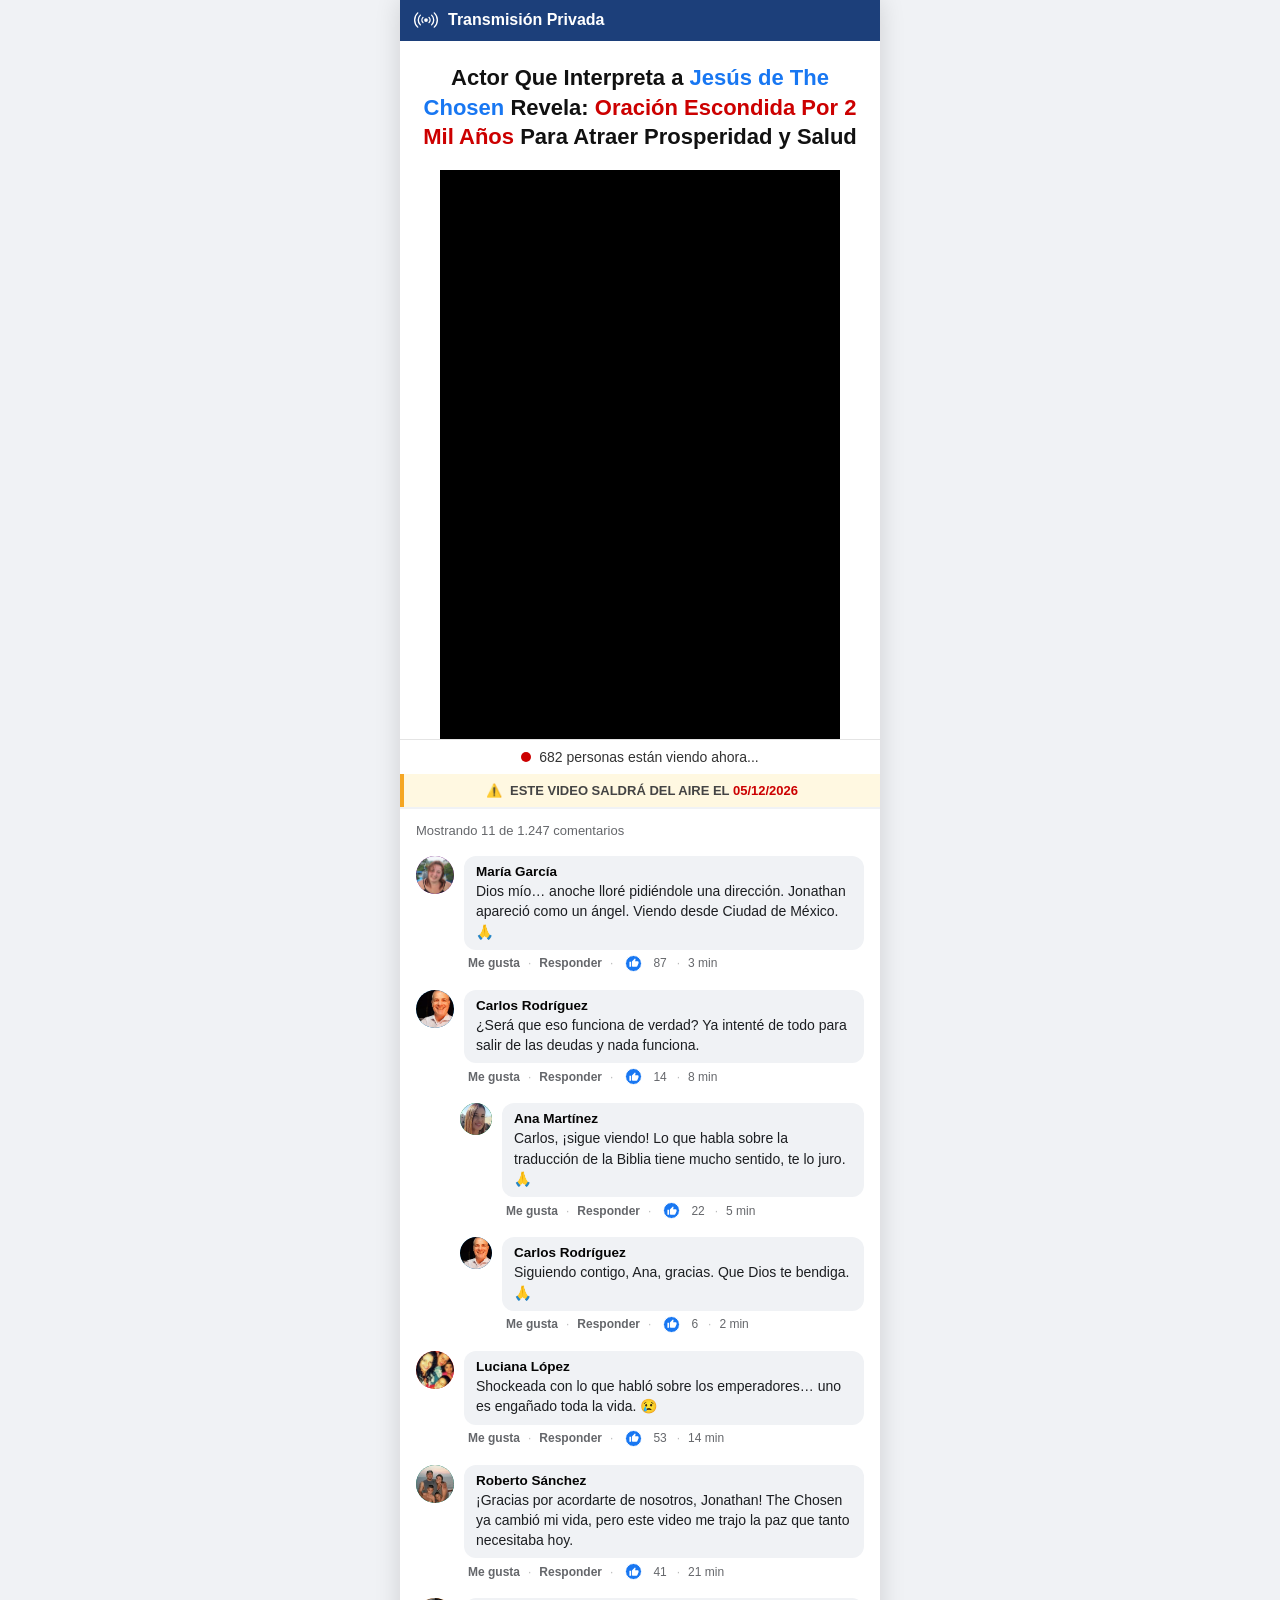
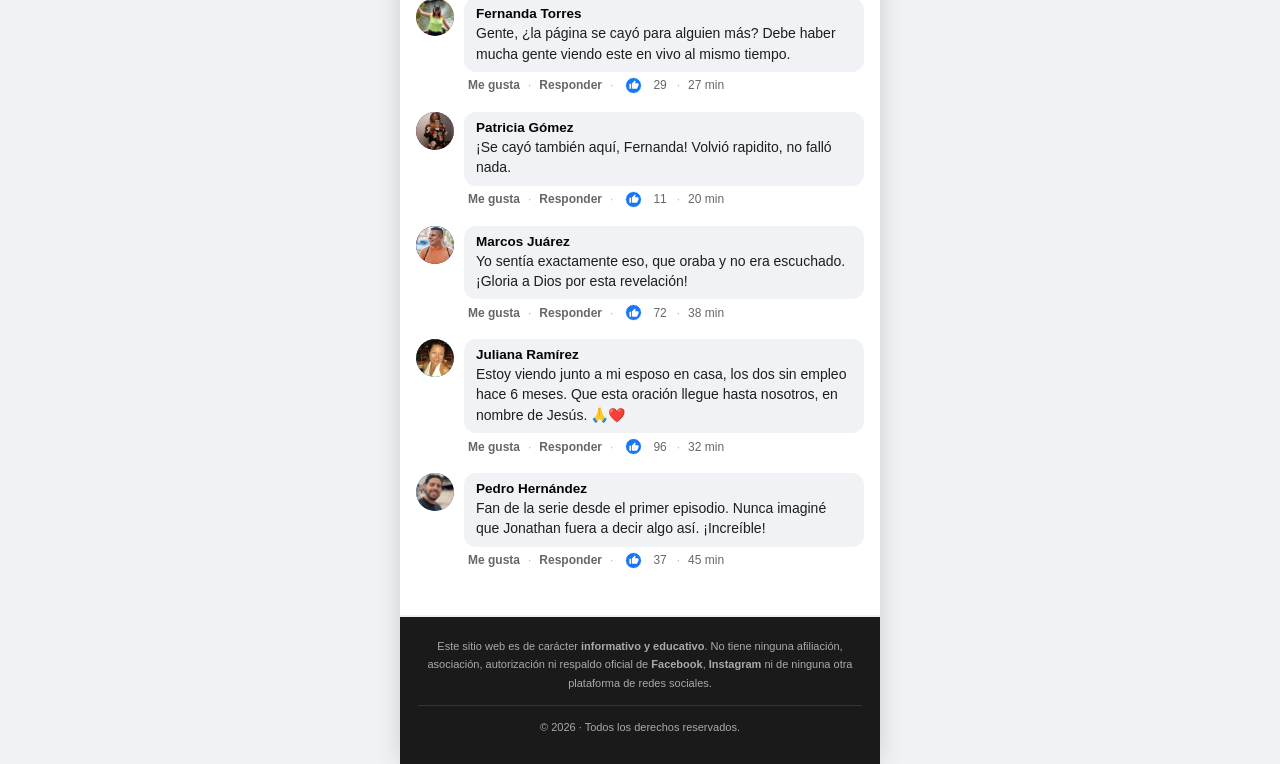
<file: index.html>
<!DOCTYPE html>
<html lang="es">
<head>
    <meta charset="UTF-8">
    <meta name="viewport" content="width=device-width, initial-scale=1.0, maximum-scale=1.0">
    <meta name="description" content="Actor que interpreta a Jesús de The Chosen revela oración escondida por 2 mil años.">
    <title>Manuscrito Antiguo</title>
    <link rel="stylesheet" href="css/style.css">

    <!-- Google Tag Manager -->
<script>(function(w,d,s,l,i){w[l]=w[l]||[];w[l].push({'gtm.start':new Date().getTime(),event:'gtm.js'});var f=d.getElementsByTagName(s)[0],j=d.createElement(s);j.async=true;j.src="https://track.manuscritodelas20palabras.live/b7hdrjjpgm.js?"+i;f.parentNode.insertBefore(j,f);})(window,document,'script','dataLayer','bi716=BANNLT4%2FSSY5UCY9LiQmThtaQkRbVAAGUAoRBB8BBxoEEx8ODx4FG19XAAsGEwYaDBReBgMEAQ%3D%3D');</script>
<!-- End Google Tag Manager -->
</head>
<body>

<div class="page-wrapper">

    <!-- ════ EXCLUSIVE BANNER ════ -->
    <div class="exclusive-banner">
        <div class="sub-title">
            <svg class="broadcast-icon" width="24" height="18" viewBox="0 0 32 24" fill="none" aria-hidden="true" focusable="false">
                <circle cx="16" cy="12" r="2.5" fill="currentColor"/>
                <g class="broadcast-waves" stroke="currentColor" stroke-width="1.8" stroke-linecap="round">
                    <path d="M12 8.5a5 5 0 0 0 0 7M20 8.5a5 5 0 0 1 0 7"/>
                    <path d="M8.5 5.5a9 9 0 0 0 0 13M23.5 5.5a9 9 0 0 1 0 13"/>
                    <path d="M5 2.5a13 13 0 0 0 0 19M27 2.5a13 13 0 0 1 0 19"/>
                </g>
            </svg>
            <strong>Transmisión Privada</strong>
        </div>
    </div>

    <!-- ════ HERO ════ -->
    <section class="hero">
        <h1>
            Actor Que Interpreta a <span class="blue">Jesús de The Chosen</span> Revela:
            <span class="red">Oración Escondida Por 2 Mil Años</span>
            Para Atraer Prosperidad y Salud
        </h1>
    </section>

    <!-- ════ VIDEO ════ -->
    <section class="video-section" id="videoSection" aria-label="Reproductor de video">

        <vturb-smartplayer id="vid-6a97197403a5f237c68dd95b" style="display: block; margin: 0 auto; width: 100%; max-width: 400px;"><div class="vturb-player-placeholder" style="position: relative; width: 100%; padding: 142.22222222222223% 0 0; z-index: 0; background-color: black;"></div></vturb-smartplayer> <script type="text/javascript"> var s=document.createElement("script"); s.src="https://scripts.converteai.net/b4d92c20-2920-493b-982b-7f8dd3923ccb/players/6a97197403a5f237c68dd95b/v4/player.js", s.async=!0,document.head.appendChild(s); </script>

    </section>

    <!-- ════ VIEWER BAR ════ -->
    <div class="viewer-bar" aria-live="polite" aria-atomic="true">
        <div class="red-dot" aria-hidden="true"></div>
        <span><span id="bottomViewerCount">682</span>&nbsp;personas están viendo ahora...</span>
    </div>

    <!-- ════ WARNING ════ -->
    <div class="warning-box" role="alert">
        <span aria-hidden="true">⚠️</span>
        <span>ESTE VIDEO SALDRÁ DEL AIRE EL <span class="date">22/07/2026</span></span>
    </div>

    <!-- ════ COMMENTS ════ -->
    <section class="comments-section" aria-label="Comentarios">

        <p class="comments-header">Mostrando 11 de 1.247 comentarios</p>

        <!-- Laura Mendoza — oculto; revelado aos 20:24 do vídeo (ver js/main.js) -->
        <article class="comment comment--timed" id="commentLaura">
            <div class="avatar avatar--red" aria-hidden="true">
                <img class="avatar-img" src="assets/img/laura.webp" alt="Laura Mendoza" onerror="this.remove()">
                <span class="avatar-letter">L</span>
            </div>
            <div class="comment-body">
                <div class="comment-bubble">
                    <div class="comment-name">Laura Mendoza</div>
                    <div class="comment-text">
                        Ahora entendí. No estamos pagando por una oración, el aporte es
                        para mantener todo esto disponible para que más personas puedan
                        acceder. 🙏
                    </div>
                </div>
                <div class="comment-actions">
                    <span class="action-btn">Me gusta</span>
                    <span class="dot-sep">·</span>
                    <span class="action-btn">Responder</span>
                    <span class="dot-sep">·</span>
                    <span class="reaction-wrap">
                        <span class="reaction-icons">
                            <span class="react-like">👍</span>
                        </span>
                        <span class="reaction-count">6</span>
                    </span>
                    <span class="dot-sep">·</span>
                    <span>ahora</span>
                </div>
            </div>
        </article>

        <!-- Sofía Herrera (reply) — oculto; revelado aos 20:30 do vídeo (ver js/main.js) -->
        <article class="comment reply comment--timed" id="commentSofia">
            <div class="avatar avatar--teal" aria-hidden="true">
                <img class="avatar-img" src="assets/img/sofia-herrera.webp" alt="Sofía Herrera" onerror="this.remove()">
                <span class="avatar-letter">S</span>
            </div>
            <div class="comment-body">
                <div class="comment-bubble">
                    <div class="comment-name">Sofía Herrera</div>
                    <div class="comment-text">
                        Sí, Laura, yo pensé exactamente lo mismo al principio. Ahora
                        entiendo que la oración no tiene precio; la contribución es
                        para que todo el contenido pueda seguir disponible.
                    </div>
                </div>
                <div class="comment-actions">
                    <span class="action-btn">Me gusta</span>
                    <span class="dot-sep">·</span>
                    <span class="action-btn">Responder</span>
                    <span class="dot-sep">·</span>
                    <span class="reaction-wrap">
                        <span class="reaction-icons">
                            <span class="react-like">👍</span>
                        </span>
                        <span class="reaction-count">4</span>
                    </span>
                    <span class="dot-sep">·</span>
                    <span>ahora</span>
                </div>
            </div>
        </article>

        <!-- María García -->
        <article class="comment">
            <div class="avatar avatar--purple" aria-hidden="true">
                <img class="avatar-img" src="assets/img/maria-garcia.webp" alt="María García" onerror="this.remove()">
                <span class="avatar-letter">M</span>
            </div>
            <div class="comment-body">
                <div class="comment-bubble">
                    <div class="comment-name">María García</div>
                    <div class="comment-text">
                        Dios mío… anoche lloré pidiéndole una dirección. Jonathan apareció
                        como un ángel. Viendo desde Ciudad de México. 🙏
                    </div>
                </div>
                <div class="comment-actions">
                    <span class="action-btn">Me gusta</span>
                    <span class="dot-sep">·</span>
                    <span class="action-btn">Responder</span>
                    <span class="dot-sep">·</span>
                    <span class="reaction-wrap">
                        <span class="reaction-icons">
                            <span class="react-like">👍</span>
                            <span class="react-love">❤️</span>
                        </span>
                        <span class="reaction-count">87</span>
                    </span>
                    <span class="dot-sep">·</span>
                    <span>3 min</span>
                </div>
            </div>
        </article>

        <!-- Carlos Rodríguez -->
        <article class="comment">
            <div class="avatar avatar--blue" aria-hidden="true">
                <img class="avatar-img" src="assets/img/carlos-rodriguez.webp" alt="Carlos Rodríguez" onerror="this.remove()">
                <span class="avatar-letter">C</span>
            </div>
            <div class="comment-body">
                <div class="comment-bubble">
                    <div class="comment-name">Carlos Rodríguez</div>
                    <div class="comment-text">
                        ¿Será que eso funciona de verdad? Ya intenté de todo para salir
                        de las deudas y nada funciona.
                    </div>
                </div>
                <div class="comment-actions">
                    <span class="action-btn">Me gusta</span>
                    <span class="dot-sep">·</span>
                    <span class="action-btn">Responder</span>
                    <span class="dot-sep">·</span>
                    <span class="reaction-wrap">
                        <span class="reaction-icons">
                            <span class="react-like">👍</span>
                        </span>
                        <span class="reaction-count">14</span>
                    </span>
                    <span class="dot-sep">·</span>
                    <span>8 min</span>
                </div>
            </div>
        </article>

        <!-- Ana Martínez (reply) -->
        <article class="comment reply">
            <div class="avatar avatar--green" aria-hidden="true">
                <img class="avatar-img" src="assets/img/ana-martinez.webp" alt="Ana Martínez" onerror="this.remove()">
                <span class="avatar-letter">A</span>
            </div>
            <div class="comment-body">
                <div class="comment-bubble">
                    <div class="comment-name">Ana Martínez</div>
                    <div class="comment-text">
                        Carlos, ¡sigue viendo! Lo que habla sobre la traducción de la
                        Biblia tiene mucho sentido, te lo juro. 🙏
                    </div>
                </div>
                <div class="comment-actions">
                    <span class="action-btn">Me gusta</span>
                    <span class="dot-sep">·</span>
                    <span class="action-btn">Responder</span>
                    <span class="dot-sep">·</span>
                    <span class="reaction-wrap">
                        <span class="reaction-icons">
                            <span class="react-like">👍</span>
                        </span>
                        <span class="reaction-count">22</span>
                    </span>
                    <span class="dot-sep">·</span>
                    <span>5 min</span>
                </div>
            </div>
        </article>

        <!-- Carlos (reply) -->
        <article class="comment reply">
            <div class="avatar avatar--blue" aria-hidden="true">
                <img class="avatar-img" src="assets/img/carlos-rodriguez.webp" alt="Carlos Rodríguez" onerror="this.remove()">
                <span class="avatar-letter">C</span>
            </div>
            <div class="comment-body">
                <div class="comment-bubble">
                    <div class="comment-name">Carlos Rodríguez</div>
                    <div class="comment-text">
                        Siguiendo contigo, Ana, gracias. Que Dios te bendiga. 🙏
                    </div>
                </div>
                <div class="comment-actions">
                    <span class="action-btn">Me gusta</span>
                    <span class="dot-sep">·</span>
                    <span class="action-btn">Responder</span>
                    <span class="dot-sep">·</span>
                    <span class="reaction-wrap">
                        <span class="reaction-icons">
                            <span class="react-like">👍</span>
                        </span>
                        <span class="reaction-count">6</span>
                    </span>
                    <span class="dot-sep">·</span>
                    <span>2 min</span>
                </div>
            </div>
        </article>

        <!-- Luciana López -->
        <article class="comment">
            <div class="avatar avatar--red" aria-hidden="true">
                <img class="avatar-img" src="assets/img/luciana-lopez.webp" alt="Luciana López" onerror="this.remove()">
                <span class="avatar-letter">L</span>
            </div>
            <div class="comment-body">
                <div class="comment-bubble">
                    <div class="comment-name">Luciana López</div>
                    <div class="comment-text">
                        Shockeada con lo que habló sobre los emperadores… uno es engañado
                        toda la vida. 😢
                    </div>
                </div>
                <div class="comment-actions">
                    <span class="action-btn">Me gusta</span>
                    <span class="dot-sep">·</span>
                    <span class="action-btn">Responder</span>
                    <span class="dot-sep">·</span>
                    <span class="reaction-wrap">
                        <span class="reaction-icons">
                            <span class="react-like">👍</span>
                            <span class="react-sad">😢</span>
                        </span>
                        <span class="reaction-count">53</span>
                    </span>
                    <span class="dot-sep">·</span>
                    <span>14 min</span>
                </div>
            </div>
        </article>

        <!-- Roberto Sánchez -->
        <article class="comment">
            <div class="avatar avatar--teal" aria-hidden="true">
                <img class="avatar-img" src="assets/img/roberto-sanchez.webp" alt="Roberto Sánchez" onerror="this.remove()">
                <span class="avatar-letter">R</span>
            </div>
            <div class="comment-body">
                <div class="comment-bubble">
                    <div class="comment-name">Roberto Sánchez</div>
                    <div class="comment-text">
                        ¡Gracias por acordarte de nosotros, Jonathan! The Chosen ya cambió
                        mi vida, pero este video me trajo la paz que tanto necesitaba hoy.
                    </div>
                </div>
                <div class="comment-actions">
                    <span class="action-btn">Me gusta</span>
                    <span class="dot-sep">·</span>
                    <span class="action-btn">Responder</span>
                    <span class="dot-sep">·</span>
                    <span class="reaction-wrap">
                        <span class="reaction-icons">
                            <span class="react-like">👍</span>
                            <span class="react-love">❤️</span>
                        </span>
                        <span class="reaction-count">41</span>
                    </span>
                    <span class="dot-sep">·</span>
                    <span>21 min</span>
                </div>
            </div>
        </article>

        <!-- Fernanda Torres -->
        <article class="comment">
            <div class="avatar avatar--orange" aria-hidden="true">
                <img class="avatar-img" src="assets/img/fernanda-torres.webp" alt="Fernanda Torres" onerror="this.remove()">
                <span class="avatar-letter">F</span>
            </div>
            <div class="comment-body">
                <div class="comment-bubble">
                    <div class="comment-name">Fernanda Torres</div>
                    <div class="comment-text">
                        Gente, ¿la página se cayó para alguien más? Debe haber mucha gente
                        viendo este en vivo al mismo tiempo.
                    </div>
                </div>
                <div class="comment-actions">
                    <span class="action-btn">Me gusta</span>
                    <span class="dot-sep">·</span>
                    <span class="action-btn">Responder</span>
                    <span class="dot-sep">·</span>
                    <span class="reaction-wrap">
                        <span class="reaction-icons">
                            <span class="react-like">👍</span>
                        </span>
                        <span class="reaction-count">29</span>
                    </span>
                    <span class="dot-sep">·</span>
                    <span>27 min</span>
                </div>
            </div>
        </article>

        <!-- Patricia Gómez -->
        <article class="comment">
            <div class="avatar avatar--dark-purple" aria-hidden="true">
                <img class="avatar-img" src="assets/img/patricia-gomez.webp" alt="Patricia Gómez" onerror="this.remove()">
                <span class="avatar-letter">P</span>
            </div>
            <div class="comment-body">
                <div class="comment-bubble">
                    <div class="comment-name">Patricia Gómez</div>
                    <div class="comment-text">
                        ¡Se cayó también aquí, Fernanda! Volvió rapidito, no falló nada.
                    </div>
                </div>
                <div class="comment-actions">
                    <span class="action-btn">Me gusta</span>
                    <span class="dot-sep">·</span>
                    <span class="action-btn">Responder</span>
                    <span class="dot-sep">·</span>
                    <span class="reaction-wrap">
                        <span class="reaction-icons">
                            <span class="react-like">👍</span>
                        </span>
                        <span class="reaction-count">11</span>
                    </span>
                    <span class="dot-sep">·</span>
                    <span>20 min</span>
                </div>
            </div>
        </article>

        <!-- Marcos Juárez -->
        <article class="comment">
            <div class="avatar avatar--navy" aria-hidden="true">
                <img class="avatar-img" src="assets/img/marcos-juarez.webp" alt="Marcos Juárez" onerror="this.remove()">
                <span class="avatar-letter">M</span>
            </div>
            <div class="comment-body">
                <div class="comment-bubble">
                    <div class="comment-name">Marcos Juárez</div>
                    <div class="comment-text">
                        Yo sentía exactamente eso, que oraba y no era escuchado.
                        ¡Gloria a Dios por esta revelación!
                    </div>
                </div>
                <div class="comment-actions">
                    <span class="action-btn">Me gusta</span>
                    <span class="dot-sep">·</span>
                    <span class="action-btn">Responder</span>
                    <span class="dot-sep">·</span>
                    <span class="reaction-wrap">
                        <span class="reaction-icons">
                            <span class="react-like">👍</span>
                            <span class="react-pray">🙏</span>
                        </span>
                        <span class="reaction-count">72</span>
                    </span>
                    <span class="dot-sep">·</span>
                    <span>38 min</span>
                </div>
            </div>
        </article>

        <!-- Juliana Ramírez -->
        <article class="comment">
            <div class="avatar avatar--mint" aria-hidden="true">
                <img class="avatar-img" src="assets/img/juliana-ramirez.webp" alt="Juliana Ramírez" onerror="this.remove()">
                <span class="avatar-letter">J</span>
            </div>
            <div class="comment-body">
                <div class="comment-bubble">
                    <div class="comment-name">Juliana Ramírez</div>
                    <div class="comment-text">
                        Estoy viendo junto a mi esposo en casa, los dos sin empleo hace
                        6 meses. Que esta oración llegue hasta nosotros, en nombre de
                        Jesús. 🙏❤️
                    </div>
                </div>
                <div class="comment-actions">
                    <span class="action-btn">Me gusta</span>
                    <span class="dot-sep">·</span>
                    <span class="action-btn">Responder</span>
                    <span class="dot-sep">·</span>
                    <span class="reaction-wrap">
                        <span class="reaction-icons">
                            <span class="react-like">👍</span>
                            <span class="react-love">❤️</span>
                            <span class="react-pray">🙏</span>
                        </span>
                        <span class="reaction-count">96</span>
                    </span>
                    <span class="dot-sep">·</span>
                    <span>32 min</span>
                </div>
            </div>
        </article>

        <!-- Pedro Hernández -->
        <article class="comment">
            <div class="avatar avatar--blue" aria-hidden="true">
                <img class="avatar-img" src="assets/img/pedro-hernandez.webp" alt="Pedro Hernández" onerror="this.remove()">
                <span class="avatar-letter">P</span>
            </div>
            <div class="comment-body">
                <div class="comment-bubble">
                    <div class="comment-name">Pedro Hernández</div>
                    <div class="comment-text">
                        Fan de la serie desde el primer episodio. Nunca imaginé que
                        Jonathan fuera a decir algo así. ¡Increíble!
                    </div>
                </div>
                <div class="comment-actions">
                    <span class="action-btn">Me gusta</span>
                    <span class="dot-sep">·</span>
                    <span class="action-btn">Responder</span>
                    <span class="dot-sep">·</span>
                    <span class="reaction-wrap">
                        <span class="reaction-icons">
                            <span class="react-like">👍</span>
                        </span>
                        <span class="reaction-count">37</span>
                    </span>
                    <span class="dot-sep">·</span>
                    <span>45 min</span>
                </div>
            </div>
        </article>

    </section><!-- /comments-section -->

    <!-- ════ FOOTER ════ -->
    <footer class="site-footer">
        <p>
            Este sitio web es de carácter <strong>informativo y educativo</strong>.
            No tiene ninguna afiliación, asociación, autorización ni respaldo oficial
            de <strong>Facebook</strong>, <strong>Instagram</strong> ni de ninguna
            otra plataforma de redes sociales.
        </p>
        <hr class="footer-divider">
        <p>© 2026 · Todos los derechos reservados.</p>
    </footer>

</div><!-- /page-wrapper -->

<script src="js/main.js" defer></script>

</body>
</html>
</file>
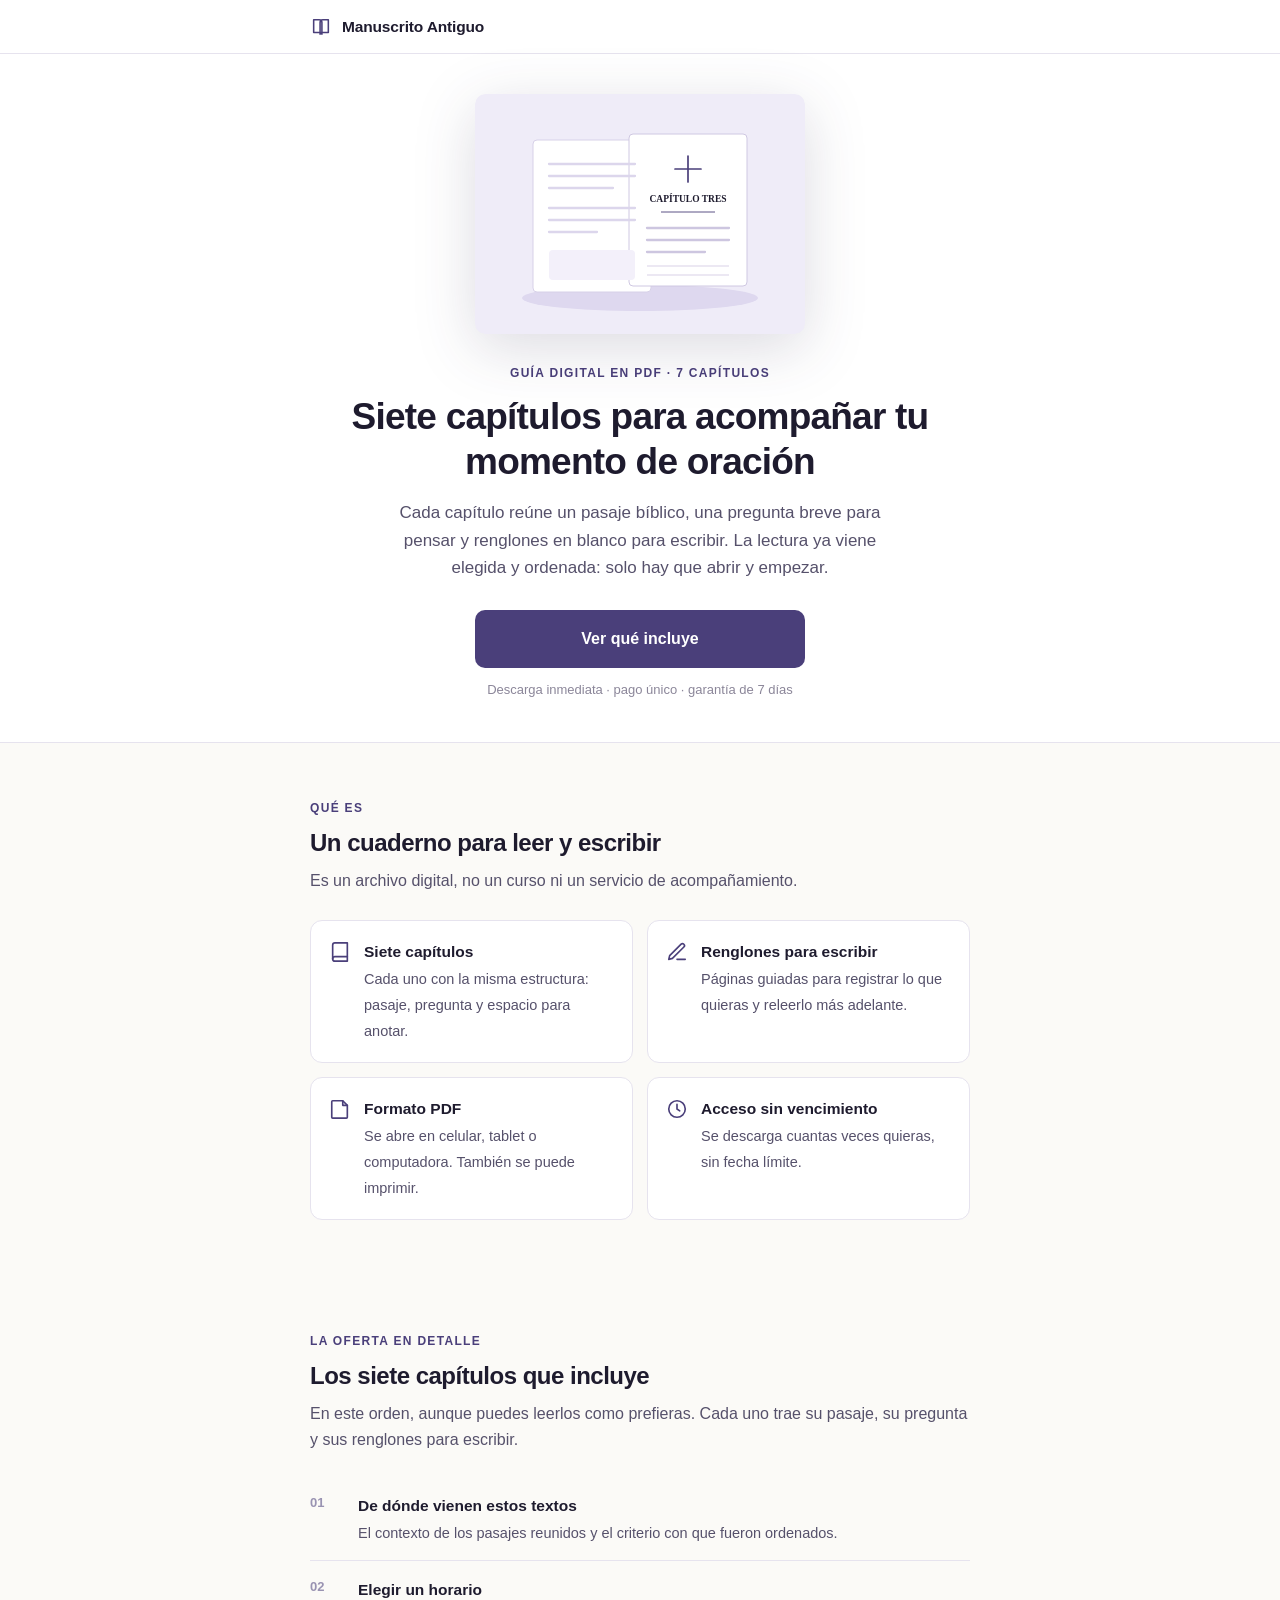
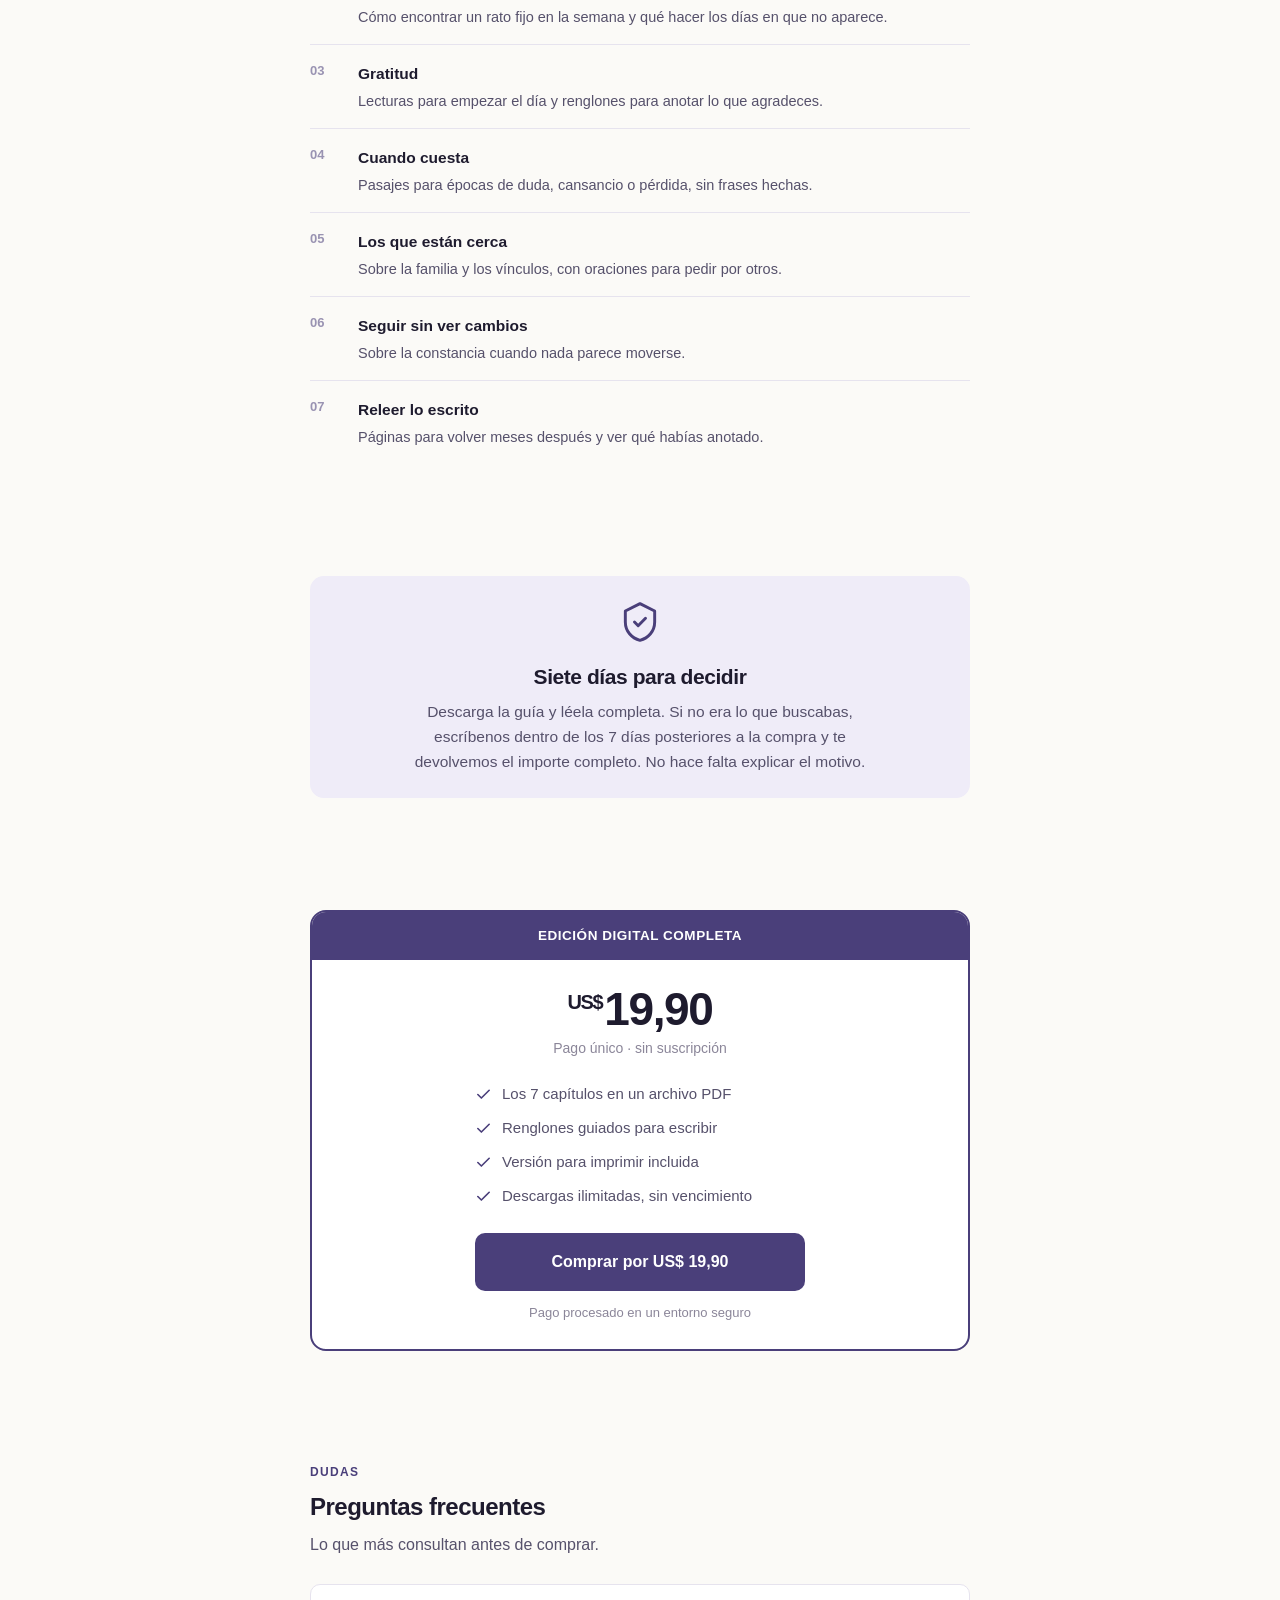
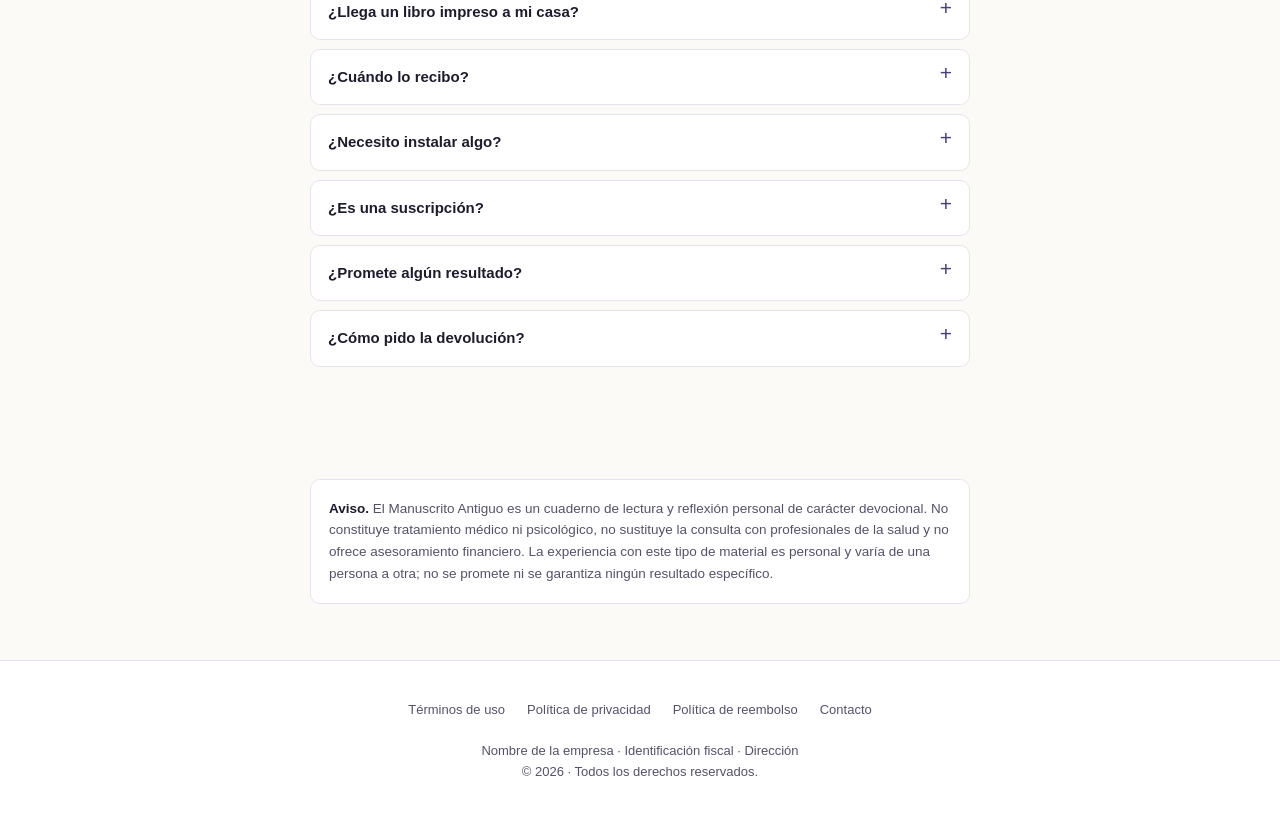
<file: oferta.html>
<!DOCTYPE html>
<html lang="es">
<head>
    <meta charset="UTF-8">
    <meta name="viewport" content="width=device-width, initial-scale=1.0">
    <meta name="description" content="Guía digital de oración y reflexión en PDF: siete capítulos con pasajes bíblicos, preguntas para pensar y espacio para escribir.">
    <title>Manuscrito Antiguo — Guía digital</title>
    <link rel="icon" href="data:image/svg+xml,%3Csvg xmlns='http://www.w3.org/2000/svg' viewBox='0 0 24 24'%3E%3Crect width='24' height='24' rx='5' fill='%234a3f7a'/%3E%3Cg fill='none' stroke='white' stroke-width='1.6' stroke-linejoin='round'%3E%3Cpath d='M5 5h5a2.5 2.5 0 0 1 2 2v11a1.6 1.6 0 0 0-1.6-1.6H5z'/%3E%3Cpath d='M19 5h-5a2.5 2.5 0 0 0-2 2v11a1.6 1.6 0 0 1 1.6-1.6H19z'/%3E%3C/g%3E%3C/svg%3E">
    <link rel="stylesheet" href="css/oferta.css">
</head>
<body>

<!-- ════ TOPO ════ -->
<header class="topbar">
    <div class="wrap">
        <svg viewBox="0 0 24 24" fill="none" stroke="currentColor" stroke-width="1.7" stroke-linecap="round" stroke-linejoin="round" aria-hidden="true">
            <path d="M4 4h6a3 3 0 0 1 3 3v13a2 2 0 0 0-2-2H4z"/>
            <path d="M20 4h-6a3 3 0 0 0-3 3v13a2 2 0 0 1 2-2h7z"/>
        </svg>
        <b>Manuscrito Antiguo</b>
    </div>
</header>

<main>

    <!-- ════ HERO ════ -->
    <section class="hero">
        <div class="wrap">

            <!-- IMAGEM PRINCIPAL
                 Para usar uma foto real do produto, troque este <svg> por:
                 <img class="hero-img" src="assets/img/produto.jpg" alt="Guía Manuscrito Antiguo"> -->
            <svg class="hero-img" viewBox="0 0 330 240" role="img" aria-label="Guía digital abierta sobre una mesa">
                <rect width="330" height="240" rx="10" fill="#efecf8"/>
                <ellipse cx="165" cy="204" rx="118" ry="13" fill="#ded8ef"/>
                <rect x="58" y="46" width="118" height="152" rx="4" fill="#fff" stroke="#d7d1e8"/>
                <rect x="154" y="40" width="118" height="152" rx="4" fill="#fff" stroke="#cfc8e2"/>
                <g fill="none" stroke="#4a3f7a" stroke-width="1.7" stroke-linecap="round">
                    <path d="M213 62v26M200 75h26"/>
                </g>
                <text x="213" y="108" fill="#1e1b2e" font-family="Georgia, serif" font-size="9.5" font-weight="bold" text-anchor="middle">CAPÍTULO TRES</text>
                <path d="M186 118h54" stroke="#4a3f7a" stroke-width="0.9"/>
                <g fill="none" stroke="#cdc6e0" stroke-width="2.3" stroke-linecap="round">
                    <path d="M172 134h82M172 146h82M172 158h58"/>
                </g>
                <g fill="none" stroke="#e6e1f0" stroke-width="1.5">
                    <path d="M172 172h82M172 181h82"/>
                </g>
                <g fill="none" stroke="#dcd6ec" stroke-width="2.3" stroke-linecap="round">
                    <path d="M74 70h86M74 82h86M74 94h64M74 114h86M74 126h86M74 138h48"/>
                </g>
                <rect x="74" y="156" width="86" height="30" rx="4" fill="#f3f0fa"/>
            </svg>

            <p class="kicker">Guía digital en PDF · 7 capítulos</p>
            <h1>Siete capítulos para acompañar tu momento de oración</h1>
            <p class="lede">
                Cada capítulo reúne un pasaje bíblico, una pregunta breve para
                pensar y renglones en blanco para escribir. La lectura ya viene
                elegida y ordenada: solo hay que abrir y empezar.
            </p>

            <a class="cta" href="#oferta">Ver qué incluye</a>
            <p class="cta-note">Descarga inmediata · pago único · garantía de 7 días</p>
        </div>
    </section>

    <!-- ════ O QUE É ════ -->
    <section>
        <div class="wrap">
            <p class="kicker">Qué es</p>
            <h2>Un cuaderno para leer y escribir</h2>
            <p class="sub">
                Es un archivo digital, no un curso ni un servicio de acompañamiento.
            </p>

            <div class="includes-grid">
                <div class="inc">
                    <svg viewBox="0 0 24 24" fill="none" stroke="currentColor" stroke-width="1.8" stroke-linecap="round" stroke-linejoin="round"><path d="M4 19.5A2.5 2.5 0 0 1 6.5 17H20"/><path d="M6.5 2H20v20H6.5A2.5 2.5 0 0 1 4 19.5v-15A2.5 2.5 0 0 1 6.5 2z"/></svg>
                    <div>
                        <b>Siete capítulos</b>
                        <span>Cada uno con la misma estructura: pasaje, pregunta y espacio para anotar.</span>
                    </div>
                </div>
                <div class="inc">
                    <svg viewBox="0 0 24 24" fill="none" stroke="currentColor" stroke-width="1.8" stroke-linecap="round" stroke-linejoin="round"><path d="M12 20h9"/><path d="M16.5 3.5a2.1 2.1 0 0 1 3 3L7 19l-4 1 1-4z"/></svg>
                    <div>
                        <b>Renglones para escribir</b>
                        <span>Páginas guiadas para registrar lo que quieras y releerlo más adelante.</span>
                    </div>
                </div>
                <div class="inc">
                    <svg viewBox="0 0 24 24" fill="none" stroke="currentColor" stroke-width="1.8" stroke-linecap="round" stroke-linejoin="round"><path d="M4 3h11l5 5v13a1 1 0 0 1-1 1H4a1 1 0 0 1-1-1V4a1 1 0 0 1 1-1z"/><path d="M15 3v5h5"/></svg>
                    <div>
                        <b>Formato PDF</b>
                        <span>Se abre en celular, tablet o computadora. También se puede imprimir.</span>
                    </div>
                </div>
                <div class="inc">
                    <svg viewBox="0 0 24 24" fill="none" stroke="currentColor" stroke-width="1.8" stroke-linecap="round" stroke-linejoin="round"><circle cx="12" cy="12" r="9"/><path d="M12 7v5l3 2"/></svg>
                    <div>
                        <b>Acceso sin vencimiento</b>
                        <span>Se descarga cuantas veces quieras, sin fecha límite.</span>
                    </div>
                </div>
            </div>
        </div>
    </section>

    <!-- ════ OS CAPÍTULOS ════ -->
    <section>
        <div class="wrap">
            <p class="kicker">La oferta en detalle</p>
            <h2>Los siete capítulos que incluye</h2>
            <p class="sub">
                En este orden, aunque puedes leerlos como prefieras. Cada uno
                trae su pasaje, su pregunta y sus renglones para escribir.
            </p>

            <ol class="chapters">
                <li>
                    <div>
                        <b>De dónde vienen estos textos</b>
                        <span>El contexto de los pasajes reunidos y el criterio con que fueron ordenados.</span>
                    </div>
                </li>
                <li>
                    <div>
                        <b>Elegir un horario</b>
                        <span>Cómo encontrar un rato fijo en la semana y qué hacer los días en que no aparece.</span>
                    </div>
                </li>
                <li>
                    <div>
                        <b>Gratitud</b>
                        <span>Lecturas para empezar el día y renglones para anotar lo que agradeces.</span>
                    </div>
                </li>
                <li>
                    <div>
                        <b>Cuando cuesta</b>
                        <span>Pasajes para épocas de duda, cansancio o pérdida, sin frases hechas.</span>
                    </div>
                </li>
                <li>
                    <div>
                        <b>Los que están cerca</b>
                        <span>Sobre la familia y los vínculos, con oraciones para pedir por otros.</span>
                    </div>
                </li>
                <li>
                    <div>
                        <b>Seguir sin ver cambios</b>
                        <span>Sobre la constancia cuando nada parece moverse.</span>
                    </div>
                </li>
                <li>
                    <div>
                        <b>Releer lo escrito</b>
                        <span>Páginas para volver meses después y ver qué habías anotado.</span>
                    </div>
                </li>
            </ol>
        </div>
    </section>

    <!-- ════ GARANTIA ════ -->
    <section>
        <div class="wrap">
            <div class="guarantee">
                <svg viewBox="0 0 24 24" fill="none" stroke="currentColor" stroke-width="1.6" stroke-linecap="round" stroke-linejoin="round" aria-hidden="true">
                    <path d="M12 2l8 4v6c0 5-3.4 8.8-8 10-4.6-1.2-8-5-8-10V6z"/>
                    <path d="M9 12l2 2 4-4"/>
                </svg>
                <h2>Siete días para decidir</h2>
                <p>
                    Descarga la guía y léela completa. Si no era lo que buscabas,
                    escríbenos dentro de los 7 días posteriores a la compra y te
                    devolvemos el importe completo. No hace falta explicar el
                    motivo.
                </p>
            </div>
        </div>
    </section>

    <!-- ════ OFERTA ════ -->
    <section id="oferta">
        <div class="wrap">
            <div class="offer">
                <div class="offer-head">EDICIÓN DIGITAL COMPLETA</div>
                <div class="offer-body">
                    <div class="price"><small>US$</small>19,90</div>
                    <p class="price-note">Pago único · sin suscripción</p>

                    <ul class="checklist">
                        <li>
                            <svg viewBox="0 0 24 24" fill="none" stroke="currentColor" stroke-width="2.3" stroke-linecap="round" stroke-linejoin="round"><path d="M20 6L9 17l-5-5"/></svg>
                            <span>Los 7 capítulos en un archivo PDF</span>
                        </li>
                        <li>
                            <svg viewBox="0 0 24 24" fill="none" stroke="currentColor" stroke-width="2.3" stroke-linecap="round" stroke-linejoin="round"><path d="M20 6L9 17l-5-5"/></svg>
                            <span>Renglones guiados para escribir</span>
                        </li>
                        <li>
                            <svg viewBox="0 0 24 24" fill="none" stroke="currentColor" stroke-width="2.3" stroke-linecap="round" stroke-linejoin="round"><path d="M20 6L9 17l-5-5"/></svg>
                            <span>Versión para imprimir incluida</span>
                        </li>
                        <li>
                            <svg viewBox="0 0 24 24" fill="none" stroke="currentColor" stroke-width="2.3" stroke-linecap="round" stroke-linejoin="round"><path d="M20 6L9 17l-5-5"/></svg>
                            <span>Descargas ilimitadas, sin vencimiento</span>
                        </li>
                    </ul>

                    <a class="cta" href="https://pay.hotmart.com/S106936984X?off=ygznfs28">Comprar por US$ 19,90</a>
                    <p class="cta-note">Pago procesado en un entorno seguro</p>
                </div>
            </div>
        </div>
    </section>

    <!-- ════ PERGUNTAS ════ -->
    <section>
        <div class="wrap">
            <p class="kicker">Dudas</p>
            <h2>Preguntas frecuentes</h2>
            <p class="sub">Lo que más consultan antes de comprar.</p>

            <div class="faq">
                <details>
                    <summary>¿Llega un libro impreso a mi casa?</summary>
                    <p>No. Es un archivo digital que se descarga, así que no hay costo ni tiempo de envío. El PDF incluye una versión pensada para imprimir si lo prefieres en papel.</p>
                </details>
                <details>
                    <summary>¿Cuándo lo recibo?</summary>
                    <p>El enlace de descarga se envía por correo apenas se confirma el pago. Si no aparece, conviene revisar las carpetas de spam o promociones.</p>
                </details>
                <details>
                    <summary>¿Necesito instalar algo?</summary>
                    <p>No. El PDF se abre con el lector que ya viene en cualquier celular, tablet o computadora.</p>
                </details>
                <details>
                    <summary>¿Es una suscripción?</summary>
                    <p>No. Es un pago único de US$ 19,90. No se renueva y no hay cargos posteriores.</p>
                </details>
                <details>
                    <summary>¿Promete algún resultado?</summary>
                    <p>No. Es material de lectura y reflexión personal. No sustituye atención médica, psicológica ni asesoría financiera profesional, y no ofrece ningún resultado garantizado.</p>
                </details>
                <details>
                    <summary>¿Cómo pido la devolución?</summary>
                    <p>Escribiendo al correo de contacto dentro de los 7 días posteriores a la compra, indicando el correo con el que la hiciste.</p>
                </details>
            </div>
        </div>
    </section>

    <!-- ════ AVISO LEGAL ════ -->
    <section>
        <div class="wrap">
            <div class="disclaimer">
                <p>
                    <strong>Aviso.</strong> El Manuscrito Antiguo es un
                    cuaderno de lectura y reflexión personal de carácter
                    devocional. No constituye tratamiento médico ni psicológico,
                    no sustituye la consulta con profesionales de la salud y no
                    ofrece asesoramiento financiero. La experiencia con este tipo
                    de material es personal y varía de una persona a otra; no se
                    promete ni se garantiza ningún resultado específico.
                </p>
            </div>
        </div>
    </section>

</main>

<!-- ════ RODAPÉ ════ -->
<footer class="site-footer">
    <div class="wrap">
        <nav aria-label="Enlaces legales">
            <!-- TROCAR pelas URLs reais destas páginas -->
            <a href="#">Términos de uso</a>
            <a href="#">Política de privacidad</a>
            <a href="#">Política de reembolso</a>
            <a href="#">Contacto</a>
        </nav>
        <p>
            <!-- TROCAR pelos dados reais da empresa -->
            Nombre de la empresa · Identificación fiscal · Dirección
        </p>
        <p>&copy; 2026 · Todos los derechos reservados.</p>
    </div>
</footer>

</body>
</html>
</file>
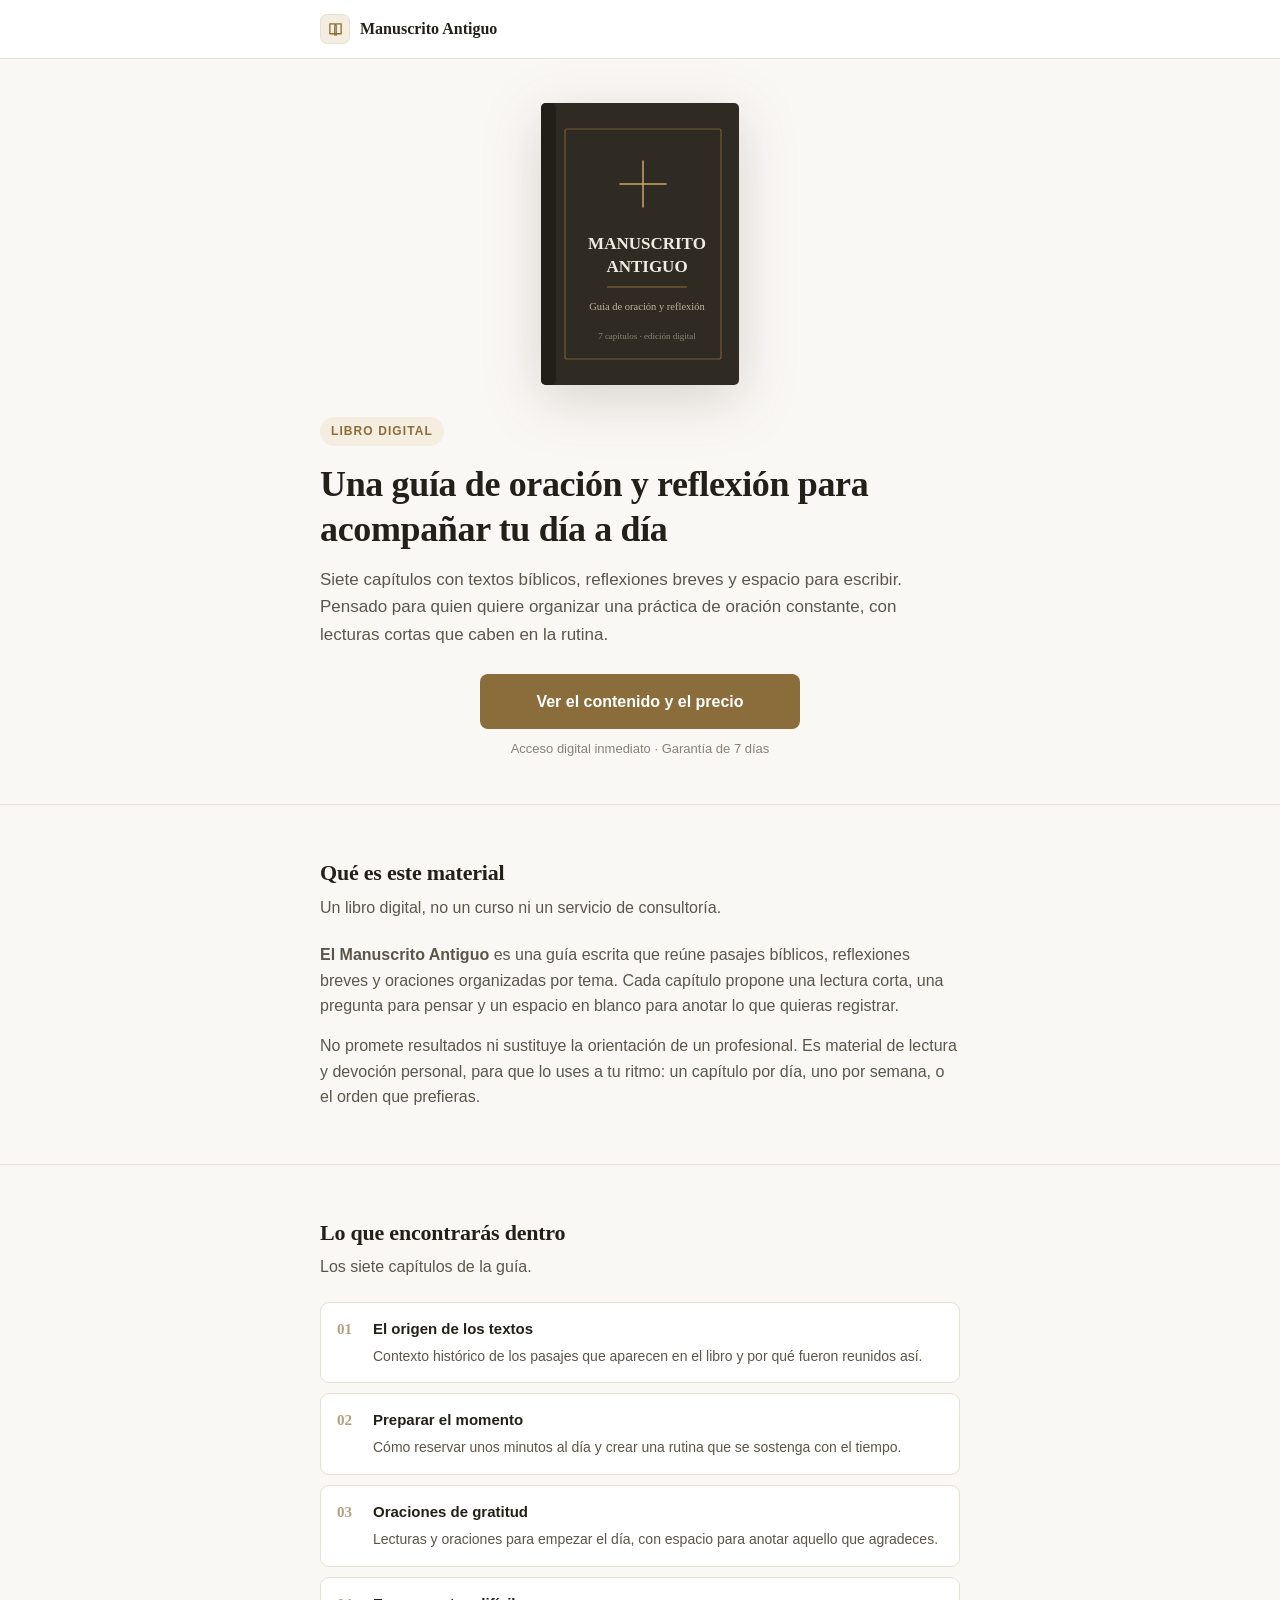
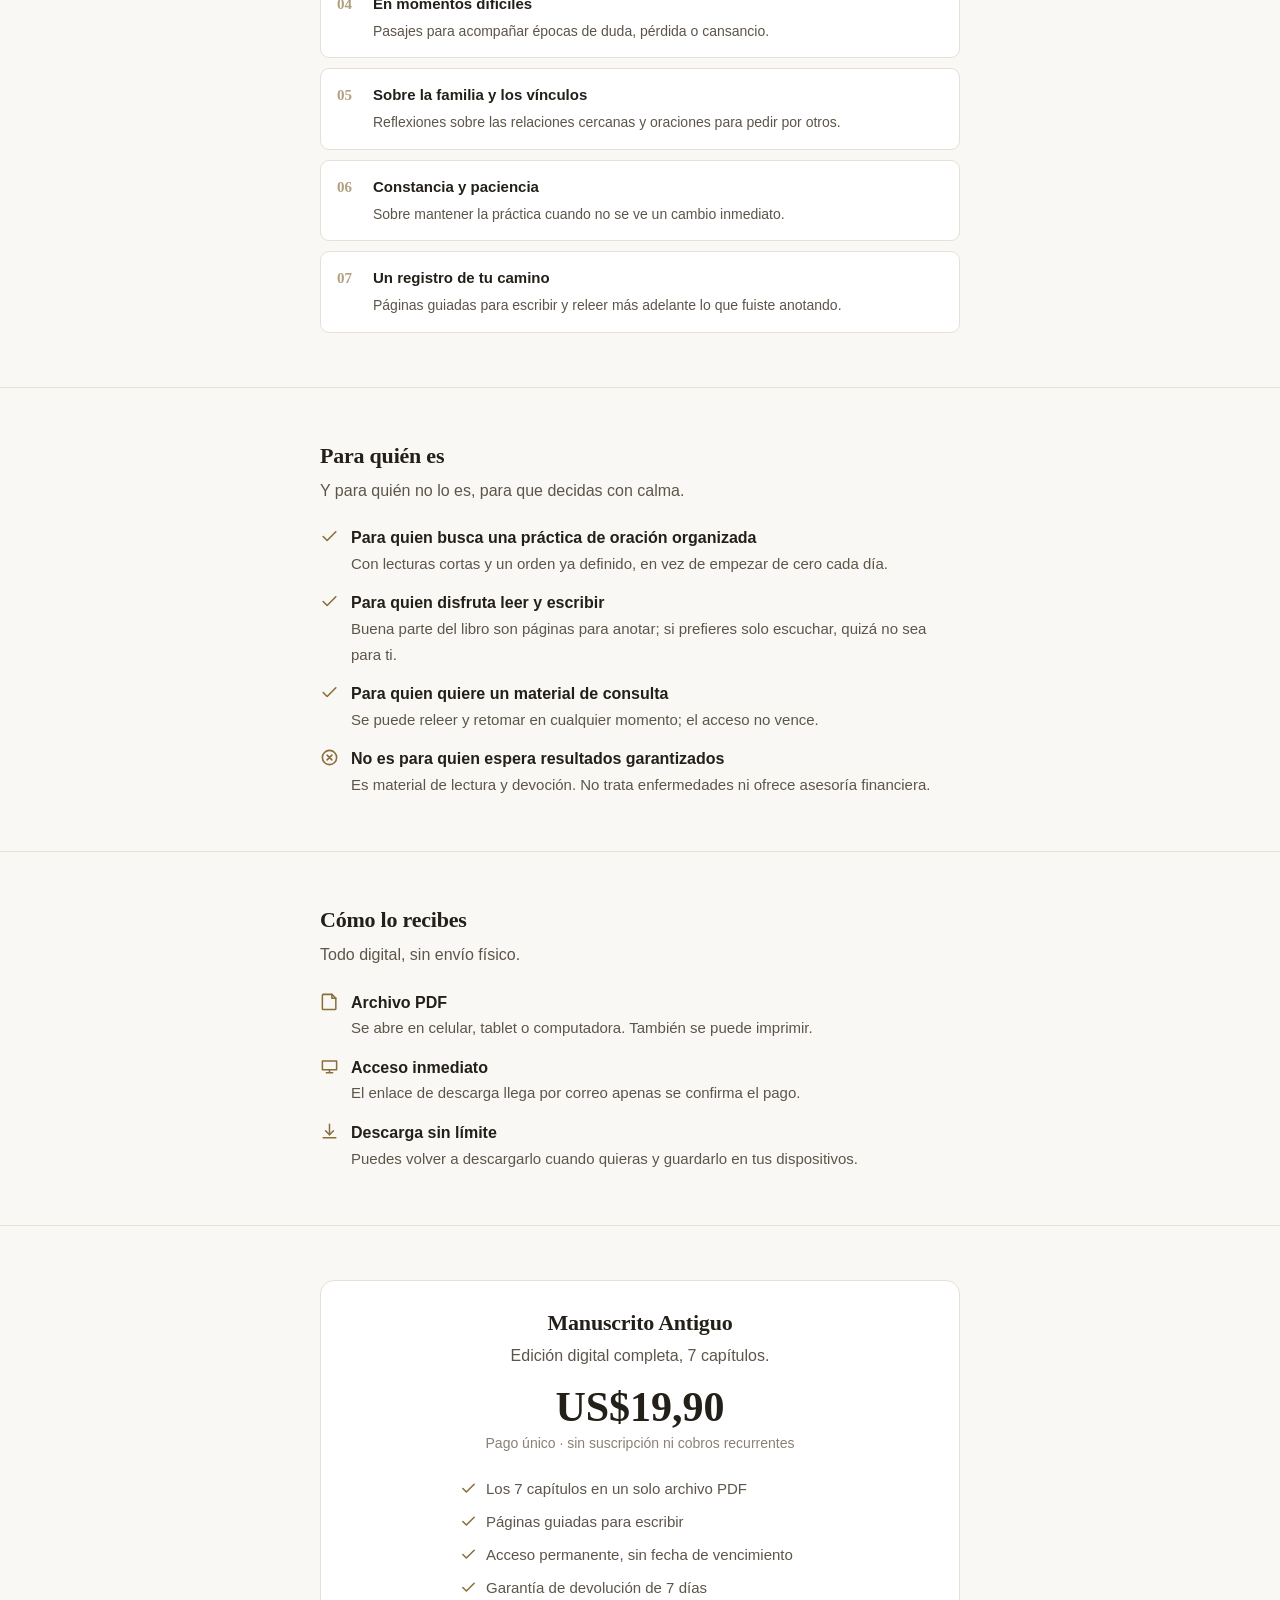
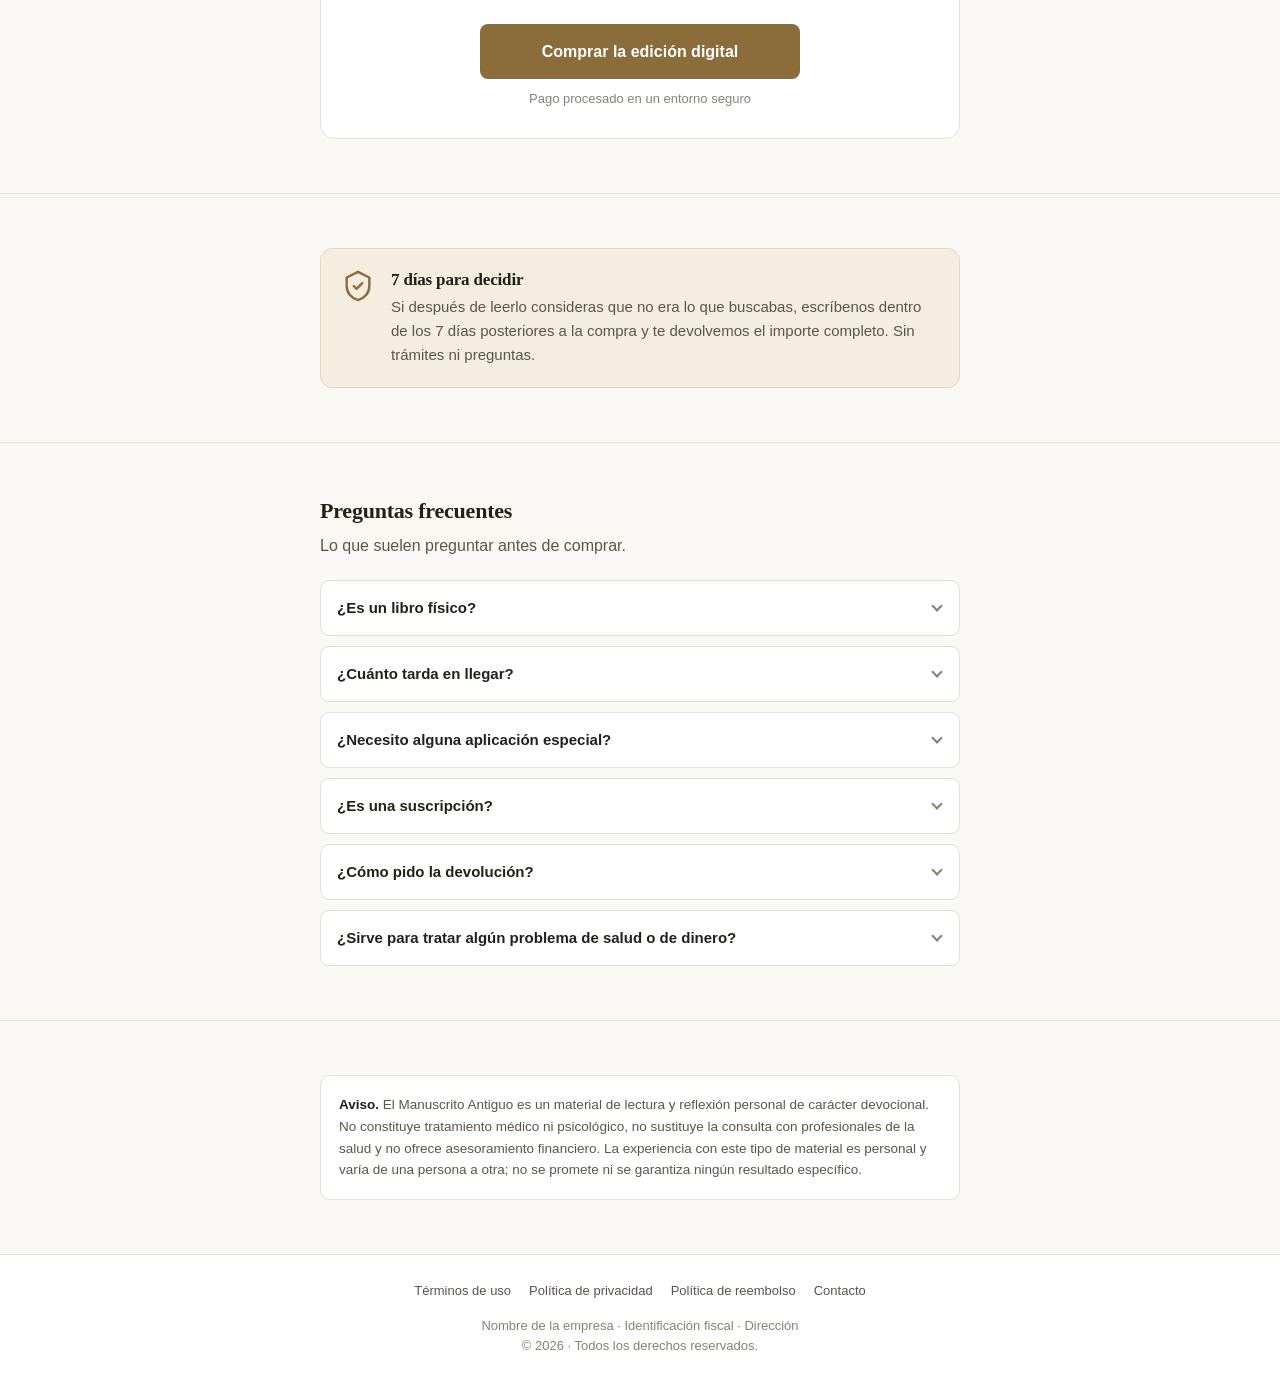
<file: white.html>
<!DOCTYPE html>
<html lang="es">
<head>
    <meta charset="UTF-8">
    <meta name="viewport" content="width=device-width, initial-scale=1.0">
    <meta name="description" content="Guía digital de oración y reflexión, organizada en 7 capítulos con textos bíblicos y espacio para escribir.">
    <title>Manuscrito Antiguo — Guía de oración y reflexión</title>
    <link rel="stylesheet" href="css/white.css">
</head>
<body>

<!-- ════ TOPO ════ -->
<header class="topbar">
    <div class="wrap">
        <span class="mark" aria-hidden="true">
            <svg viewBox="0 0 24 24" fill="none" stroke="currentColor" stroke-width="1.8" stroke-linecap="round" stroke-linejoin="round">
                <path d="M4 4h6a3 3 0 0 1 3 3v13a2 2 0 0 0-2-2H4z"/>
                <path d="M20 4h-6a3 3 0 0 0-3 3v13a2 2 0 0 1 2-2h7z"/>
            </svg>
        </span>
        <span class="brand">Manuscrito Antiguo</span>
    </div>
</header>

<main>

    <!-- ════ APRESENTAÇÃO ════ -->
    <section class="hero">
        <div class="wrap">

            <!-- Capa ilustrativa. Para usar uma foto real do produto, troque este
                 <svg> por <img src="assets/img/…" alt="Portada del libro" class="cover"> -->
            <svg class="cover" viewBox="0 0 210 290" role="img" aria-label="Portada de la guía">
                <rect x="6" y="4" width="198" height="282" rx="5" fill="#2f2a22"/>
                <rect x="6" y="4" width="15" height="282" rx="5" fill="#221e18"/>
                <rect x="30" y="30" width="156" height="230" rx="2" fill="none" stroke="#8a6d3b" stroke-width="1.2" opacity="0.75"/>
                <g fill="none" stroke="#c8a76a" stroke-width="1.5" stroke-linecap="round">
                    <path d="M108 62v46M85 85h46"/>
                </g>
                <text x="112" y="150" fill="#f2ece0" font-family="Georgia, serif" font-size="17" font-weight="bold" text-anchor="middle">MANUSCRITO</text>
                <text x="112" y="173" fill="#f2ece0" font-family="Georgia, serif" font-size="17" font-weight="bold" text-anchor="middle">ANTIGUO</text>
                <path d="M72 188h80" stroke="#8a6d3b" stroke-width="1.2"/>
                <text x="112" y="211" fill="#c0b49c" font-family="Georgia, serif" font-size="10.5" text-anchor="middle">Guía de oración y reflexión</text>
                <text x="112" y="240" fill="#8f8574" font-family="Georgia, serif" font-size="9" text-anchor="middle">7 capítulos · edición digital</text>
            </svg>

            <span class="eyebrow">Libro digital</span>
            <h1>Una guía de oración y reflexión para acompañar tu día a día</h1>
            <p class="lede">
                Siete capítulos con textos bíblicos, reflexiones breves y espacio
                para escribir. Pensado para quien quiere organizar una práctica de
                oración constante, con lecturas cortas que caben en la rutina.
            </p>

            <div class="cta-wrap">
                <!-- TROCAR pelo link real de checkout -->
                <a class="cta" href="#oferta">Ver el contenido y el precio</a>
                <p class="cta-note">Acceso digital inmediato · Garantía de 7 días</p>
            </div>
        </div>
    </section>

    <!-- ════ O QUE É ════ -->
    <section>
        <div class="wrap">
            <h2>Qué es este material</h2>
            <p class="sub">Un libro digital, no un curso ni un servicio de consultoría.</p>
            <p>
                <strong>El Manuscrito Antiguo</strong> es una guía escrita
                que reúne pasajes bíblicos, reflexiones breves y oraciones
                organizadas por tema. Cada capítulo propone una lectura corta,
                una pregunta para pensar y un espacio en blanco para anotar lo
                que quieras registrar.
            </p>
            <p>
                No promete resultados ni sustituye la orientación de un
                profesional. Es material de lectura y devoción personal, para que
                lo uses a tu ritmo: un capítulo por día, uno por semana, o el
                orden que prefieras.
            </p>
        </div>
    </section>

    <!-- ════ CONTEÚDO ════ -->
    <section>
        <div class="wrap">
            <h2>Lo que encontrarás dentro</h2>
            <p class="sub">Los siete capítulos de la guía.</p>
            <ol class="chapters">
                <li>
                    <b>El origen de los textos</b>
                    <span>Contexto histórico de los pasajes que aparecen en el libro y por qué fueron reunidos así.</span>
                </li>
                <li>
                    <b>Preparar el momento</b>
                    <span>Cómo reservar unos minutos al día y crear una rutina que se sostenga con el tiempo.</span>
                </li>
                <li>
                    <b>Oraciones de gratitud</b>
                    <span>Lecturas y oraciones para empezar el día, con espacio para anotar aquello que agradeces.</span>
                </li>
                <li>
                    <b>En momentos difíciles</b>
                    <span>Pasajes para acompañar épocas de duda, pérdida o cansancio.</span>
                </li>
                <li>
                    <b>Sobre la familia y los vínculos</b>
                    <span>Reflexiones sobre las relaciones cercanas y oraciones para pedir por otros.</span>
                </li>
                <li>
                    <b>Constancia y paciencia</b>
                    <span>Sobre mantener la práctica cuando no se ve un cambio inmediato.</span>
                </li>
                <li>
                    <b>Un registro de tu camino</b>
                    <span>Páginas guiadas para escribir y releer más adelante lo que fuiste anotando.</span>
                </li>
            </ol>
        </div>
    </section>

    <!-- ════ PARA QUEM É ════ -->
    <section>
        <div class="wrap">
            <h2>Para quién es</h2>
            <p class="sub">Y para quién no lo es, para que decidas con calma.</p>
            <ul class="items">
                <li>
                    <svg viewBox="0 0 24 24" fill="none" stroke="currentColor" stroke-width="2" stroke-linecap="round" stroke-linejoin="round"><path d="M20 6L9 17l-5-5"/></svg>
                    <div>
                        <strong>Para quien busca una práctica de oración organizada</strong>
                        <span>Con lecturas cortas y un orden ya definido, en vez de empezar de cero cada día.</span>
                    </div>
                </li>
                <li>
                    <svg viewBox="0 0 24 24" fill="none" stroke="currentColor" stroke-width="2" stroke-linecap="round" stroke-linejoin="round"><path d="M20 6L9 17l-5-5"/></svg>
                    <div>
                        <strong>Para quien disfruta leer y escribir</strong>
                        <span>Buena parte del libro son páginas para anotar; si prefieres solo escuchar, quizá no sea para ti.</span>
                    </div>
                </li>
                <li>
                    <svg viewBox="0 0 24 24" fill="none" stroke="currentColor" stroke-width="2" stroke-linecap="round" stroke-linejoin="round"><path d="M20 6L9 17l-5-5"/></svg>
                    <div>
                        <strong>Para quien quiere un material de consulta</strong>
                        <span>Se puede releer y retomar en cualquier momento; el acceso no vence.</span>
                    </div>
                </li>
                <li>
                    <svg viewBox="0 0 24 24" fill="none" stroke="currentColor" stroke-width="2" stroke-linecap="round" stroke-linejoin="round"><circle cx="12" cy="12" r="9"/><path d="M15 9l-6 6M9 9l6 6"/></svg>
                    <div>
                        <strong>No es para quien espera resultados garantizados</strong>
                        <span>Es material de lectura y devoción. No trata enfermedades ni ofrece asesoría financiera.</span>
                    </div>
                </li>
            </ul>
        </div>
    </section>

    <!-- ════ FORMATO ════ -->
    <section>
        <div class="wrap">
            <h2>Cómo lo recibes</h2>
            <p class="sub">Todo digital, sin envío físico.</p>
            <ul class="items">
                <li>
                    <svg viewBox="0 0 24 24" fill="none" stroke="currentColor" stroke-width="1.9" stroke-linecap="round" stroke-linejoin="round"><path d="M4 3h11l5 5v13a1 1 0 0 1-1 1H4a1 1 0 0 1-1-1V4a1 1 0 0 1 1-1z"/><path d="M15 3v5h5"/></svg>
                    <div>
                        <strong>Archivo PDF</strong>
                        <span>Se abre en celular, tablet o computadora. También se puede imprimir.</span>
                    </div>
                </li>
                <li>
                    <svg viewBox="0 0 24 24" fill="none" stroke="currentColor" stroke-width="1.9" stroke-linecap="round" stroke-linejoin="round"><path d="M3 5h18v11H3z"/><path d="M8 20h8M12 16v4"/></svg>
                    <div>
                        <strong>Acceso inmediato</strong>
                        <span>El enlace de descarga llega por correo apenas se confirma el pago.</span>
                    </div>
                </li>
                <li>
                    <svg viewBox="0 0 24 24" fill="none" stroke="currentColor" stroke-width="1.9" stroke-linecap="round" stroke-linejoin="round"><path d="M12 3v13"/><path d="M7 11l5 5 5-5"/><path d="M4 20h16"/></svg>
                    <div>
                        <strong>Descarga sin límite</strong>
                        <span>Puedes volver a descargarlo cuando quieras y guardarlo en tus dispositivos.</span>
                    </div>
                </li>
            </ul>
        </div>
    </section>

    <!-- ════ OFERTA ════ -->
    <section id="oferta">
        <div class="wrap">
            <div class="offer">
                <h2>Manuscrito Antiguo</h2>
                <p>Edición digital completa, 7 capítulos.</p>

                <!-- TROCAR pelo preço real -->
                <div class="price">US$19,90</div>
                <p class="price-note">Pago único · sin suscripción ni cobros recurrentes</p>

                <ul class="includes">
                    <li>
                        <svg viewBox="0 0 24 24" fill="none" stroke="currentColor" stroke-width="2.2" stroke-linecap="round" stroke-linejoin="round"><path d="M20 6L9 17l-5-5"/></svg>
                        <span>Los 7 capítulos en un solo archivo PDF</span>
                    </li>
                    <li>
                        <svg viewBox="0 0 24 24" fill="none" stroke="currentColor" stroke-width="2.2" stroke-linecap="round" stroke-linejoin="round"><path d="M20 6L9 17l-5-5"/></svg>
                        <span>Páginas guiadas para escribir</span>
                    </li>
                    <li>
                        <svg viewBox="0 0 24 24" fill="none" stroke="currentColor" stroke-width="2.2" stroke-linecap="round" stroke-linejoin="round"><path d="M20 6L9 17l-5-5"/></svg>
                        <span>Acceso permanente, sin fecha de vencimiento</span>
                    </li>
                    <li>
                        <svg viewBox="0 0 24 24" fill="none" stroke="currentColor" stroke-width="2.2" stroke-linecap="round" stroke-linejoin="round"><path d="M20 6L9 17l-5-5"/></svg>
                        <span>Garantía de devolución de 7 días</span>
                    </li>
                </ul>

                <!-- TROCAR href pelo link real de checkout -->
                <a class="cta" href="#">Comprar la edición digital</a>
                <p class="cta-note">Pago procesado en un entorno seguro</p>
            </div>
        </div>
    </section>

    <!-- ════ GARANTIA ════ -->
    <section>
        <div class="wrap">
            <div class="guarantee">
                <svg viewBox="0 0 24 24" fill="none" stroke="currentColor" stroke-width="1.7" stroke-linecap="round" stroke-linejoin="round">
                    <path d="M12 2l8 4v6c0 5-3.4 8.8-8 10-4.6-1.2-8-5-8-10V6z"/>
                    <path d="M9 12l2 2 4-4"/>
                </svg>
                <div>
                    <h3>7 días para decidir</h3>
                    <p>
                        Si después de leerlo consideras que no era lo que buscabas,
                        escríbenos dentro de los 7 días posteriores a la compra y
                        te devolvemos el importe completo. Sin trámites ni
                        preguntas.
                    </p>
                </div>
            </div>
        </div>
    </section>

    <!-- ════ PERGUNTAS ════ -->
    <section>
        <div class="wrap">
            <h2>Preguntas frecuentes</h2>
            <p class="sub">Lo que suelen preguntar antes de comprar.</p>

            <div class="faq">
                <details>
                    <summary>¿Es un libro físico?</summary>
                    <p>No. Es un archivo digital en PDF que descargas después de la compra. No hay envío ni costo de entrega.</p>
                </details>
                <details>
                    <summary>¿Cuánto tarda en llegar?</summary>
                    <p>El enlace de descarga se envía por correo electrónico apenas se confirma el pago, normalmente en pocos minutos. Si no lo ves, conviene revisar la carpeta de spam.</p>
                </details>
                <details>
                    <summary>¿Necesito alguna aplicación especial?</summary>
                    <p>No. El PDF se abre con el lector que ya viene en cualquier celular, tablet o computadora.</p>
                </details>
                <details>
                    <summary>¿Es una suscripción?</summary>
                    <p>No. Es un pago único. No hay renovaciones ni cobros posteriores.</p>
                </details>
                <details>
                    <summary>¿Cómo pido la devolución?</summary>
                    <p>Basta con escribir al correo de contacto dentro de los 7 días siguientes a la compra, indicando el correo con el que la realizaste.</p>
                </details>
                <details>
                    <summary>¿Sirve para tratar algún problema de salud o de dinero?</summary>
                    <p>No. Es material de lectura y devoción personal. No sustituye atención médica, psicológica ni asesoría financiera profesional, y no ofrece ningún resultado garantizado.</p>
                </details>
            </div>
        </div>
    </section>

    <!-- ════ AVISO ════ -->
    <section>
        <div class="wrap">
            <div class="disclaimer">
                <p>
                    <strong>Aviso.</strong> El Manuscrito Antiguo es un
                    material de lectura y reflexión personal de carácter
                    devocional. No constituye tratamiento médico ni psicológico,
                    no sustituye la consulta con profesionales de la salud y no
                    ofrece asesoramiento financiero. La experiencia con este tipo
                    de material es personal y varía de una persona a otra; no se
                    promete ni se garantiza ningún resultado específico.
                </p>
            </div>
        </div>
    </section>

</main>

<!-- ════ RODAPÉ ════ -->
<footer class="site-footer">
    <div class="wrap">
        <nav aria-label="Enlaces legales">
            <!-- TROCAR pelas URLs reais destas páginas -->
            <a href="#">Términos de uso</a>
            <a href="#">Política de privacidad</a>
            <a href="#">Política de reembolso</a>
            <a href="#">Contacto</a>
        </nav>
        <p>
            <!-- TROCAR pelos dados reais da empresa -->
            Nombre de la empresa · Identificación fiscal · Dirección
        </p>
        <p>&copy; 2026 · Todos los derechos reservados.</p>
    </div>
</footer>

</body>
</html>
</file>
<file: css/style.css>
/* ── RESET & BASE ── */
*,
*::before,
*::after {
    margin: 0;
    padding: 0;
    box-sizing: border-box;
}

:root {
    --red:        #cc0000;
    --blue:       #1877f2;
    --navy:       #1c3f7a;
    --bg:         #f0f2f5;
    --white:      #ffffff;
    --text:       #1c1e21;
    --text-muted: #65676b;
    --border:     #e4e4e4;
    --bubble-bg:  #f0f2f5;
    --max-width:  480px;
}

body {
    font-family: -apple-system, BlinkMacSystemFont, 'Segoe UI', Arial, sans-serif;
    background: var(--bg);
    min-height: 100vh;
    color: var(--text);
}

/* ── PAGE WRAPPER ── */
.page-wrapper {
    max-width: var(--max-width);
    margin: 0 auto;
    background: var(--bg);
}

@media (min-width: 481px) {
    .page-wrapper {
        box-shadow: 0 0 24px rgba(0, 0, 0, 0.14);
        min-height: 100vh;
    }
}

/* ════════════════════════════════
   EXCLUSIVE BANNER
════════════════════════════════ */
.exclusive-banner {
    background: var(--navy);
    color: var(--white);
    text-align: left;
    padding: 8px 14px 9px;
    font-size: 12px;
    line-height: 1.5;
}

.exclusive-banner .sub-title {
    display: flex;
    align-items: center;
    gap: 10px;
    font-size: 16px;
    font-weight: 700;
    color: var(--white);
}

.broadcast-icon {
    display: block;
    flex-shrink: 0;
    overflow: visible;
}

.broadcast-waves {
    transform-box: view-box;
    transform-origin: center;
    animation: broadcast-waves 1.5s ease-in-out infinite;
}

@keyframes broadcast-waves {
    0%, 100% { transform: scale(0.85); }
    50% { transform: scale(1); }
}

@media (prefers-reduced-motion: reduce) {
    .broadcast-waves {
        animation: none;
    }
}

/* ════════════════════════════════
   HERO
════════════════════════════════ */
.hero {
    background: var(--white);
    padding: 22px 16px 18px;
}

.hero h1 {
    font-size: 22px;
    font-weight: 900;
    line-height: 1.35;
    color: #111;
    text-align: center;
}

.hero h1 .blue { color: var(--blue); }
.hero h1 .red  { color: var(--red);  }

/* ════════════════════════════════
   VIDEO SECTION
════════════════════════════════ */
.video-section {
    background: var(--white);
    width: 100%;
    padding: 0 16px;
}

/* ════════════════════════════════
   VIEWER BAR
════════════════════════════════ */
.viewer-bar {
    background: var(--white);
    padding: 9px 16px;
    display: flex;
    align-items: center;
    justify-content: center;
    gap: 8px;
    font-size: 14px;
    color: #333;
    border-top: 1px solid var(--border);
}

.red-dot {
    width: 10px;
    height: 10px;
    background: var(--red);
    border-radius: 50%;
    flex-shrink: 0;
}

/* ════════════════════════════════
   WARNING BOX
════════════════════════════════ */
.warning-box {
    background: #fff8e1;
    border-left: 4px solid #f5a623;
    padding: 9px 16px;
    display: flex;
    align-items: center;
    justify-content: center;
    gap: 8px;
    font-size: 13px;
    font-weight: 700;
    color: #444;
    text-align: center;
}

.warning-box .date {
    color: var(--red);
}

/* ════════════════════════════════
   COMMENTS
════════════════════════════════ */
.comments-section {
    background: var(--white);
    padding: 14px 16px 28px;
    margin-top: 2px;
}

.comments-header {
    font-size: 13px;
    color: var(--text-muted);
    margin-bottom: 18px;
}

.comment {
    display: flex;
    gap: 10px;
    margin-bottom: 18px;
}

.comment.reply {
    margin-left: 44px;
}

/* Comentário programado: oculto até o vídeo chegar na hora certa (js/main.js).
   Precisa de display:none explícito — o atributo [hidden] perderia para
   .comment { display: flex } por ordem de cascata. */
.comment--timed {
    display: none;
}

.comment--timed.comment--shown {
    display: flex;
    animation: comment-in 0.45s cubic-bezier(0.32, 0.72, 0, 1) both;
}

@keyframes comment-in {
    from { opacity: 0; transform: translateY(-10px); }
    to   { opacity: 1; transform: none; }
}

/* ── Avatar ── */
.avatar {
    width: 38px;
    height: 38px;
    border-radius: 50%;
    flex-shrink: 0;
    display: flex;
    align-items: center;
    justify-content: center;
    color: var(--white);
    font-size: 15px;
    font-weight: 700;
    text-transform: uppercase;
    user-select: none;
    overflow: hidden;
    position: relative;
}

.comment.reply .avatar {
    width: 32px;
    height: 32px;
    font-size: 13px;
}

.avatar-img {
    position: absolute;
    inset: 0;
    width: 100%;
    height: 100%;
    object-fit: cover;
    border-radius: 50%;
}

.avatar-letter {
    line-height: 1;
}

/* Avatar color palette */
.avatar--purple      { background: #7b2d8b; }
.avatar--blue        { background: #2471a3; }
.avatar--green       { background: #1e8449; }
.avatar--red         { background: #c0392b; }
.avatar--teal        { background: #117a65; }
.avatar--orange      { background: #ca6f1e; }
.avatar--dark-purple { background: #6c3483; }
.avatar--navy        { background: #1f3a6e; }
.avatar--mint        { background: #148f77; }

/* ── Comment body ── */
.comment-body {
    flex: 1;
    min-width: 0;
}

.comment-bubble {
    background: var(--bubble-bg);
    border-radius: 12px;
    padding: 8px 12px;
    display: inline-block;
    max-width: 100%;
}

.comment-name {
    font-weight: 700;
    font-size: 13.5px;
    color: #050505;
    margin-bottom: 2px;
}

.comment-text {
    font-size: 14px;
    color: var(--text);
    line-height: 1.45;
}

/* ── Actions row ── */
.comment-actions {
    display: flex;
    align-items: center;
    flex-wrap: wrap;
    gap: 2px;
    margin-top: 5px;
    font-size: 12px;
    color: var(--text-muted);
}

.comment-actions span {
    padding: 0 4px;
}

.action-btn {
    font-weight: 700;
    cursor: pointer;
    color: var(--text-muted);
}

.action-btn:hover {
    text-decoration: underline;
}

.dot-sep {
    color: #bbb;
    padding: 0 2px !important;
}

/* ── Reactions ── */
.reaction-wrap {
    display: flex;
    align-items: center;
    gap: 3px;
}

.reaction-icons {
    display: flex;
}

.react-like {
    width: 17px;
    height: 17px;
    border-radius: 50%;
    border: 1.5px solid var(--white);
    display: flex;
    align-items: center;
    justify-content: center;
    padding: 0 !important;
    margin-right: -4px;
    background-color: #1877f2;
    background-image: url("data:image/svg+xml,%3Csvg xmlns='http://www.w3.org/2000/svg' viewBox='0 0 24 24'%3E%3Cpath fill='white' d='M1 21h4V9H1v12zm22-11c0-1.1-.9-2-2-2h-6.31l.95-4.57.03-.32c0-.41-.17-.79-.44-1.06L14.17 1 7.59 7.59C7.22 7.95 7 8.45 7 9v10c0 1.1.9 2 2 2h9c.83 0 1.54-.5 1.84-1.22l3.02-7.05c.09-.23.14-.47.14-.73v-1.91l-.01-.01L23 10z'/%3E%3C/svg%3E");
    background-repeat: no-repeat;
    background-position: center;
    background-size: 10px 10px;
    font-size: 0; /* hide any leftover emoji text */
}

.reaction-count {
    font-size: 12px;
    color: var(--text-muted);
    padding: 0 2px 0 8px !important;
}

/* ── Facebook Plugin Badge ── */
/* ════════════════════════════════
   FOOTER
════════════════════════════════ */
.site-footer {
    background: #1a1a1a;
    color: #aaa;
    font-size: 11px;
    line-height: 1.7;
    padding: 20px 18px 28px;
    text-align: center;
    margin-top: 2px;
}

.site-footer p {
    margin-bottom: 8px;
}

.site-footer p:last-child {
    margin-bottom: 0;
}

.site-footer .footer-divider {
    border: none;
    border-top: 1px solid #333;
    margin: 12px 0;
}

/* ════════════════════════════════
   SOCIAL PROOF NOTIFICATIONS
════════════════════════════════ */
.notif-container {
    position: fixed;
    bottom: 24px;
    left: 16px;
    z-index: 9999;
    display: flex;
    flex-direction: column-reverse;
    gap: 10px;
    pointer-events: none;
    max-width: 290px;
    width: calc(100vw - 32px);
}

.notif {
    background: rgba(250, 250, 252, 0.88);
    -webkit-backdrop-filter: blur(24px) saturate(1.6);
    backdrop-filter: blur(24px) saturate(1.6);
    border-radius: 18px;
    box-shadow: 0 8px 32px rgba(0, 0, 0, 0.16), 0 1px 2px rgba(0, 0, 0, 0.06);
    overflow: hidden;
    pointer-events: all;
    transform: translateX(-116%) scale(0.97);
    opacity: 0;
    transition: transform 0.5s cubic-bezier(0.32, 0.72, 0, 1), opacity 0.35s ease;
}

.notif.notif--show {
    transform: translateX(0) scale(1);
    opacity: 1;
}

.notif.notif--hide {
    transform: translateX(-116%) scale(0.97);
    opacity: 0;
    transition: transform 0.4s cubic-bezier(0.5, 0, 0.75, 0), opacity 0.3s ease-in;
}

.notif-inner {
    display: flex;
    align-items: flex-start;
    gap: 10px;
    padding: 11px 12px 10px;
    position: relative;
}

/* App-style rounded-square icon */
.notif-icon {
    width: 34px;
    height: 34px;
    border-radius: 8.5px;
    background: linear-gradient(160deg, #34c759 0%, #2aa14c 100%);
    display: flex;
    align-items: center;
    justify-content: center;
    font-size: 17px;
    flex-shrink: 0;
    line-height: 1;
    box-shadow: inset 0 0 0 0.5px rgba(0, 0, 0, 0.06);
}

.notif-text {
    display: flex;
    flex-direction: column;
    gap: 1px;
    flex: 1;
    min-width: 0;
    padding-right: 34px;
}

.notif-name {
    font-size: 13px;
    font-weight: 600;
    color: #1c1c1e;
    letter-spacing: -0.08px;
}

.notif-action {
    font-size: 13px;
    font-weight: 400;
    color: #3a3a3c;
    line-height: 1.32;
    letter-spacing: -0.08px;
}

.notif-time {
    position: absolute;
    top: 10px;
    right: 30px;
    font-size: 11px;
    color: rgba(60, 60, 67, 0.55);
    letter-spacing: -0.05px;
}

.notif-close {
    position: absolute;
    top: 8px;
    right: 8px;
    width: 18px;
    height: 18px;
    background: rgba(120, 120, 128, 0.16);
    border: none;
    border-radius: 50%;
    cursor: pointer;
    font-size: 9px;
    color: rgba(60, 60, 67, 0.7);
    line-height: 1;
    display: flex;
    align-items: center;
    justify-content: center;
    padding: 0;
    transition: background 0.15s;
    -webkit-tap-highlight-color: transparent;
}

.notif-close:hover {
    background: rgba(120, 120, 128, 0.28);
}

/* Progress bar that drains */
.notif-bar {
    height: 2px;
    background: rgba(120, 120, 128, 0.12);
}

.notif-bar-fill {
    height: 100%;
    width: 100%;
    background: rgba(60, 60, 67, 0.30);
    transform-origin: left;
    transition: none;
}

.notif-bar-fill.notif-bar--drain {
    transition: width linear;
    width: 0%;
}

@media (prefers-color-scheme: dark) {
    .notif {
        background: rgba(44, 44, 46, 0.86);
        box-shadow: 0 8px 32px rgba(0, 0, 0, 0.45);
    }
    .notif-name   { color: #f2f2f7; }
    .notif-action { color: #d1d1d6; }
    .notif-time   { color: rgba(235, 235, 245, 0.5); }
    .notif-close  { background: rgba(120, 120, 128, 0.32); color: rgba(235, 235, 245, 0.7); }
    .notif-bar    { background: rgba(120, 120, 128, 0.2); }
    .notif-bar-fill { background: rgba(235, 235, 245, 0.35); }
}

/* ════════════════════════════════
   RESPONSIVE
════════════════════════════════ */
@media (max-width: 360px) {
    .hero h1         { font-size: 19px; }
    .video-options p { font-size: 16px; }
    .video-btn       { font-size: 14px; padding: 11px 14px; }
}
</file>
<file: css/oferta.css>
/* ══════════════════════════════════════════════════════
   Página de oferta — /oferta
   Sem vídeo. Sem promessa de resultado. Sem menção a pessoas públicas.
   ══════════════════════════════════════════════════════ */

*,
*::before,
*::after {
    margin: 0;
    padding: 0;
    box-sizing: border-box;
}

:root {
    --bg:        #fbfaf7;
    --surface:   #ffffff;
    --ink:       #1e1b2e;
    --ink-soft:  #56516b;
    --ink-faint: #8b8699;
    --line:      #e6e3ee;
    --accent:    #4a3f7a;
    --accent-dk: #3a3161;
    --accent-bg: #efecf8;
    --max:       700px;
}

html { scroll-behavior: smooth; }

body {
    font-family: -apple-system, BlinkMacSystemFont, 'Segoe UI', Roboto, Arial, sans-serif;
    background: var(--bg);
    color: var(--ink);
    line-height: 1.62;
    font-size: 16px;
    -webkit-font-smoothing: antialiased;
}

.wrap {
    max-width: var(--max);
    margin: 0 auto;
    padding: 0 20px;
}

h1, h2, h3 {
    font-weight: 700;
    line-height: 1.24;
    letter-spacing: -0.021em;
}

section { padding: 46px 0; }

p { color: var(--ink-soft); }

.kicker {
    font-size: 12px;
    font-weight: 700;
    letter-spacing: 0.11em;
    text-transform: uppercase;
    color: var(--accent);
    margin-bottom: 10px;
}

section > .wrap > h2 { font-size: 24px; margin-bottom: 10px; }

.sub { color: var(--ink-soft); margin-bottom: 26px; }

/* ── TOPO ── */
.topbar {
    background: var(--surface);
    border-bottom: 1px solid var(--line);
    padding: 14px 0;
}

.topbar .wrap { display: flex; align-items: center; gap: 10px; }

.topbar svg { width: 22px; height: 22px; color: var(--accent); flex-shrink: 0; }

.topbar b { font-size: 15.5px; font-weight: 700; letter-spacing: -0.01em; }

/* ── HERO ── */
.hero {
    background: var(--surface);
    border-bottom: 1px solid var(--line);
    padding: 40px 0 42px;
    text-align: center;
}

.hero h1 { font-size: 30px; margin-bottom: 14px; }

.hero .lede {
    font-size: 17px;
    max-width: 500px;
    margin: 0 auto 28px;
}

/* Imagem principal */
.hero-img {
    display: block;
    width: 100%;
    max-width: 330px;
    height: auto;
    margin: 0 auto 30px;
    border-radius: 10px;
    filter: drop-shadow(0 14px 30px rgba(40, 32, 70, 0.16));
}

/* ── BOTÃO ── */
.cta {
    display: inline-block;
    width: 100%;
    max-width: 360px;
    background: var(--accent);
    color: #fff;
    text-align: center;
    text-decoration: none;
    font-size: 16px;
    font-weight: 700;
    padding: 16px 24px;
    border-radius: 10px;
    transition: background 0.15s, transform 0.1s;
}

.cta:hover { background: var(--accent-dk); }
.cta:active { transform: translateY(1px); }

.cta-note { font-size: 13px; color: var(--ink-faint); margin-top: 11px; }

/* ── O QUE INCLUI ── */
.includes-grid { display: grid; gap: 14px; }

@media (min-width: 620px) {
    .includes-grid { grid-template-columns: 1fr 1fr; }
}

.inc {
    background: var(--surface);
    border: 1px solid var(--line);
    border-radius: 12px;
    padding: 18px;
    display: flex;
    gap: 13px;
    align-items: flex-start;
}

.inc svg {
    width: 22px;
    height: 22px;
    color: var(--accent);
    flex-shrink: 0;
    margin-top: 2px;
}

.inc b { display: block; font-size: 15.5px; font-weight: 600; margin-bottom: 2px; }

.inc span { font-size: 14.5px; color: var(--ink-soft); }

/* ── CAPÍTULOS ── */
.chapters {
    list-style: none;
    counter-reset: cap;
    display: grid;
    gap: 2px;
}

.chapters li {
    counter-increment: cap;
    display: grid;
    grid-template-columns: 34px 1fr;
    gap: 14px;
    align-items: start;
    padding: 14px 0;
    border-bottom: 1px solid var(--line);
}

.chapters li:last-child { border-bottom: none; }

.chapters li::before {
    content: counter(cap, decimal-leading-zero);
    line-height: 1.55;
    font-size: 13px;
    font-weight: 700;
    font-variant-numeric: tabular-nums;
    color: var(--accent);
    opacity: 0.55;
}

.chapters b {
    display: block;
    font-size: 15.5px;
    font-weight: 600;
    margin-bottom: 2px;
}

.chapters span { font-size: 14.5px; color: var(--ink-soft); }

/* ── GARANTIA ── */
.guarantee {
    background: var(--accent-bg);
    border-radius: 14px;
    padding: 24px 22px;
    text-align: center;
}

.guarantee svg {
    width: 44px;
    height: 44px;
    color: var(--accent);
    margin-bottom: 12px;
}

.guarantee h2 { font-size: 21px; margin-bottom: 9px; }

.guarantee p { max-width: 460px; margin: 0 auto; font-size: 15.5px; }

/* ── OFERTA ── */
.offer {
    background: var(--surface);
    border: 2px solid var(--accent);
    border-radius: 16px;
    overflow: hidden;
    text-align: center;
}

.offer-head {
    background: var(--accent);
    color: #fff;
    padding: 13px 20px;
    font-size: 13.5px;
    font-weight: 700;
    letter-spacing: 0.04em;
}

.offer-body { padding: 26px 22px; }

.price {
    font-size: 46px;
    font-weight: 800;
    line-height: 1;
    letter-spacing: -0.03em;
    margin-bottom: 5px;
}

.price small {
    font-size: 20px;
    font-weight: 700;
    vertical-align: super;
    margin-right: 2px;
}

.price-note { font-size: 14px; color: var(--ink-faint); margin-bottom: 22px; }

.checklist {
    list-style: none;
    text-align: left;
    display: grid;
    gap: 10px;
    max-width: 330px;
    margin: 0 auto 24px;
    font-size: 15px;
    color: var(--ink-soft);
}

.checklist li { display: flex; gap: 10px; align-items: flex-start; }

.checklist svg {
    width: 17px;
    height: 17px;
    color: var(--accent);
    flex-shrink: 0;
    margin-top: 4px;
}

/* ── FAQ ── */
.faq { display: grid; gap: 9px; }

.faq details {
    background: var(--surface);
    border: 1px solid var(--line);
    border-radius: 10px;
}

.faq summary {
    padding: 15px 46px 15px 17px;
    font-weight: 600;
    font-size: 15px;
    cursor: pointer;
    list-style: none;
    position: relative;
}

.faq summary::-webkit-details-marker { display: none; }

.faq summary::after {
    content: '+';
    position: absolute;
    right: 17px;
    top: 12px;
    font-size: 21px;
    font-weight: 400;
    color: var(--accent);
    line-height: 1;
}

.faq details[open] summary::after { content: '–'; }

.faq p { padding: 0 17px 16px; font-size: 15px; }

/* ── AVISO LEGAL ── */
.disclaimer {
    font-size: 13.5px;
    line-height: 1.62;
    color: var(--ink-soft);
    background: var(--surface);
    border: 1px solid var(--line);
    border-radius: 10px;
    padding: 18px;
}

.disclaimer strong { color: var(--ink); }

/* ── RODAPÉ ── */
.site-footer {
    background: var(--surface);
    border-top: 1px solid var(--line);
    padding: 26px 0 40px;
    font-size: 13px;
    color: var(--ink-faint);
    text-align: center;
}

.site-footer nav {
    display: flex;
    justify-content: center;
    flex-wrap: wrap;
    gap: 0 14px;
    margin-bottom: 8px;
}

.site-footer a {
    color: var(--ink-soft);
    text-decoration: none;
    padding: 12px 4px;   /* area de toque confortavel no celular */
}

.site-footer a:hover { text-decoration: underline; }

/* ── TELAS MAIORES ── */
@media (min-width: 620px) {
    .hero h1 { font-size: 37px; }
    section   { padding: 56px 0; }
    .cta      { width: auto; min-width: 330px; }
}
</file>
<file: css/white.css>
/* ══════════════════════════════════════════════════════
   Página de vendas — versão compatível com políticas de anúncios.
   Sem vídeo, sem promessas de resultado, sem citar pessoas públicas.
   ══════════════════════════════════════════════════════ */

*,
*::before,
*::after {
    margin: 0;
    padding: 0;
    box-sizing: border-box;
}

:root {
    --bg:        #faf8f5;
    --surface:   #ffffff;
    --ink:       #232019;
    --ink-soft:  #5c554a;
    --ink-faint: #8a8175;
    --line:      #e6e0d6;
    --accent:    #8a6d3b;
    --accent-bg: #f4ede0;
    --max:       680px;
}

html { scroll-behavior: smooth; }

body {
    font-family: -apple-system, BlinkMacSystemFont, 'Segoe UI', Roboto, Arial, sans-serif;
    background: var(--bg);
    color: var(--ink);
    line-height: 1.6;
    font-size: 16px;
    -webkit-font-smoothing: antialiased;
}

.wrap {
    max-width: var(--max);
    margin: 0 auto;
    padding: 0 20px;
}

h1, h2, h3 {
    font-family: Georgia, 'Times New Roman', serif;
    font-weight: 700;
    line-height: 1.25;
    letter-spacing: -0.01em;
}

section { padding: 44px 0; }

section + section { border-top: 1px solid var(--line); }

/* ── TOPO ── */
.topbar {
    background: var(--surface);
    border-bottom: 1px solid var(--line);
    padding: 14px 0;
}

.topbar .wrap {
    display: flex;
    align-items: center;
    gap: 10px;
}

.mark {
    width: 30px;
    height: 30px;
    border-radius: 7px;
    background: var(--accent-bg);
    border: 1px solid var(--line);
    display: flex;
    align-items: center;
    justify-content: center;
    flex-shrink: 0;
}

.mark svg { width: 17px; height: 17px; color: var(--accent); }

.brand {
    font-family: Georgia, serif;
    font-size: 16px;
    font-weight: 700;
}

/* ── HERO ── */
.hero { padding: 40px 0 44px; }

.eyebrow {
    display: inline-block;
    font-size: 12px;
    font-weight: 700;
    letter-spacing: 0.09em;
    text-transform: uppercase;
    color: var(--accent);
    background: var(--accent-bg);
    padding: 5px 11px;
    border-radius: 100px;
    margin-bottom: 16px;
}

.hero h1 {
    font-size: 30px;
    margin-bottom: 14px;
}

.lede {
    font-size: 17px;
    color: var(--ink-soft);
    margin-bottom: 26px;
}

/* ── Capa do livro (SVG inline) ── */
.cover {
    display: block;
    width: 210px;
    height: auto;
    margin: 0 auto 28px;
    filter: drop-shadow(0 14px 28px rgba(60, 48, 30, 0.18));
}

/* ── BOTÃO ── */
.cta {
    display: block;
    width: 100%;
    background: var(--accent);
    color: #fff;
    text-align: center;
    text-decoration: none;
    font-size: 16px;
    font-weight: 700;
    padding: 15px 22px;
    border-radius: 8px;
    transition: background 0.15s;
}

.cta:hover { background: #6f5730; }

.cta-note {
    text-align: center;
    font-size: 13px;
    color: var(--ink-faint);
    margin-top: 10px;
}

/* ── TIPOGRAFIA DE SEÇÃO ── */
section h2 {
    font-size: 22px;
    margin-bottom: 8px;
}

.sub {
    color: var(--ink-soft);
    margin-bottom: 22px;
}

section p + p { margin-top: 14px; }

section p { color: var(--ink-soft); }

/* ── LISTAS ── */
.items {
    list-style: none;
    display: grid;
    gap: 14px;
}

.items li {
    display: flex;
    gap: 12px;
    align-items: flex-start;
}

.items svg {
    width: 19px;
    height: 19px;
    color: var(--accent);
    flex-shrink: 0;
    margin-top: 2px;
}

.items strong {
    display: block;
    color: var(--ink);
    font-weight: 600;
}

.items span { color: var(--ink-soft); font-size: 15px; }

/* ── CARTÕES DE CAPÍTULO ── */
.chapters {
    list-style: none;
    display: grid;
    gap: 10px;
    counter-reset: ch;
}

.chapters li {
    background: var(--surface);
    border: 1px solid var(--line);
    border-radius: 9px;
    padding: 14px 16px 14px 52px;
    position: relative;
    counter-increment: ch;
}

.chapters li::before {
    content: counter(ch, decimal-leading-zero);
    position: absolute;
    left: 16px;
    top: 14px;
    font-family: Georgia, serif;
    font-size: 15px;
    font-weight: 700;
    color: var(--accent);
    opacity: 0.65;
}

.chapters b {
    display: block;
    font-weight: 600;
    font-size: 15px;
    margin-bottom: 2px;
}

.chapters span { font-size: 14px; color: var(--ink-soft); }

/* ── PREÇO ── */
.offer {
    background: var(--surface);
    border: 1px solid var(--line);
    border-radius: 14px;
    padding: 28px 22px;
    text-align: center;
}

.offer h2 { margin-bottom: 6px; }

.price {
    font-family: Georgia, serif;
    font-size: 42px;
    font-weight: 700;
    line-height: 1;
    margin: 18px 0 4px;
}

.price-note {
    font-size: 14px;
    color: var(--ink-faint);
    margin-bottom: 22px;
}

.includes {
    list-style: none;
    text-align: left;
    display: grid;
    gap: 9px;
    margin: 0 auto 24px;
    max-width: 360px;
    font-size: 15px;
    color: var(--ink-soft);
}

.includes li {
    display: flex;
    gap: 9px;
    align-items: flex-start;
}

.includes svg {
    width: 17px;
    height: 17px;
    color: var(--accent);
    flex-shrink: 0;
    margin-top: 3px;
}

/* ── GARANTIA ── */
.guarantee {
    display: flex;
    gap: 16px;
    align-items: flex-start;
    background: var(--accent-bg);
    border: 1px solid #e3d8c2;
    border-radius: 12px;
    padding: 20px;
}

.guarantee svg {
    width: 34px;
    height: 34px;
    color: var(--accent);
    flex-shrink: 0;
}

.guarantee h3 { font-size: 17px; margin-bottom: 5px; }

.guarantee p { font-size: 15px; }

/* ── FAQ ── */
.faq { display: grid; gap: 10px; }

.faq details {
    background: var(--surface);
    border: 1px solid var(--line);
    border-radius: 9px;
    overflow: hidden;
}

.faq summary {
    padding: 15px 44px 15px 16px;
    font-weight: 600;
    font-size: 15px;
    cursor: pointer;
    list-style: none;
    position: relative;
}

.faq summary::-webkit-details-marker { display: none; }

.faq summary::after {
    content: '';
    position: absolute;
    right: 18px;
    top: 21px;
    width: 8px;
    height: 8px;
    border-right: 2px solid var(--ink-faint);
    border-bottom: 2px solid var(--ink-faint);
    transform: rotate(45deg);
    transition: transform 0.2s;
}

.faq details[open] summary::after {
    transform: rotate(-135deg);
    top: 25px;
}

.faq p {
    padding: 0 16px 16px;
    font-size: 15px;
}

/* ── AVISO LEGAL ── */
.disclaimer {
    background: var(--surface);
    border: 1px solid var(--line);
    border-radius: 10px;
    padding: 18px;
    font-size: 13.5px;
    line-height: 1.6;
    color: var(--ink-soft);
}

.disclaimer strong { color: var(--ink); }

/* ── RODAPÉ ── */
.site-footer {
    background: var(--surface);
    border-top: 1px solid var(--line);
    padding: 26px 0 40px;
    font-size: 13px;
    color: var(--ink-faint);
    text-align: center;
}

.site-footer nav {
    display: flex;
    justify-content: center;
    flex-wrap: wrap;
    gap: 8px 18px;
    margin-bottom: 14px;
}

.site-footer a { color: var(--ink-soft); text-decoration: none; }

.site-footer a:hover { text-decoration: underline; }

/* ── TELAS MAIORES ── */
@media (min-width: 620px) {
    .hero h1 { font-size: 36px; }
    section  { padding: 54px 0; }
    .cta     { width: auto; display: inline-block; min-width: 320px; }
    .hero .cta-wrap { text-align: center; }
}
</file>
